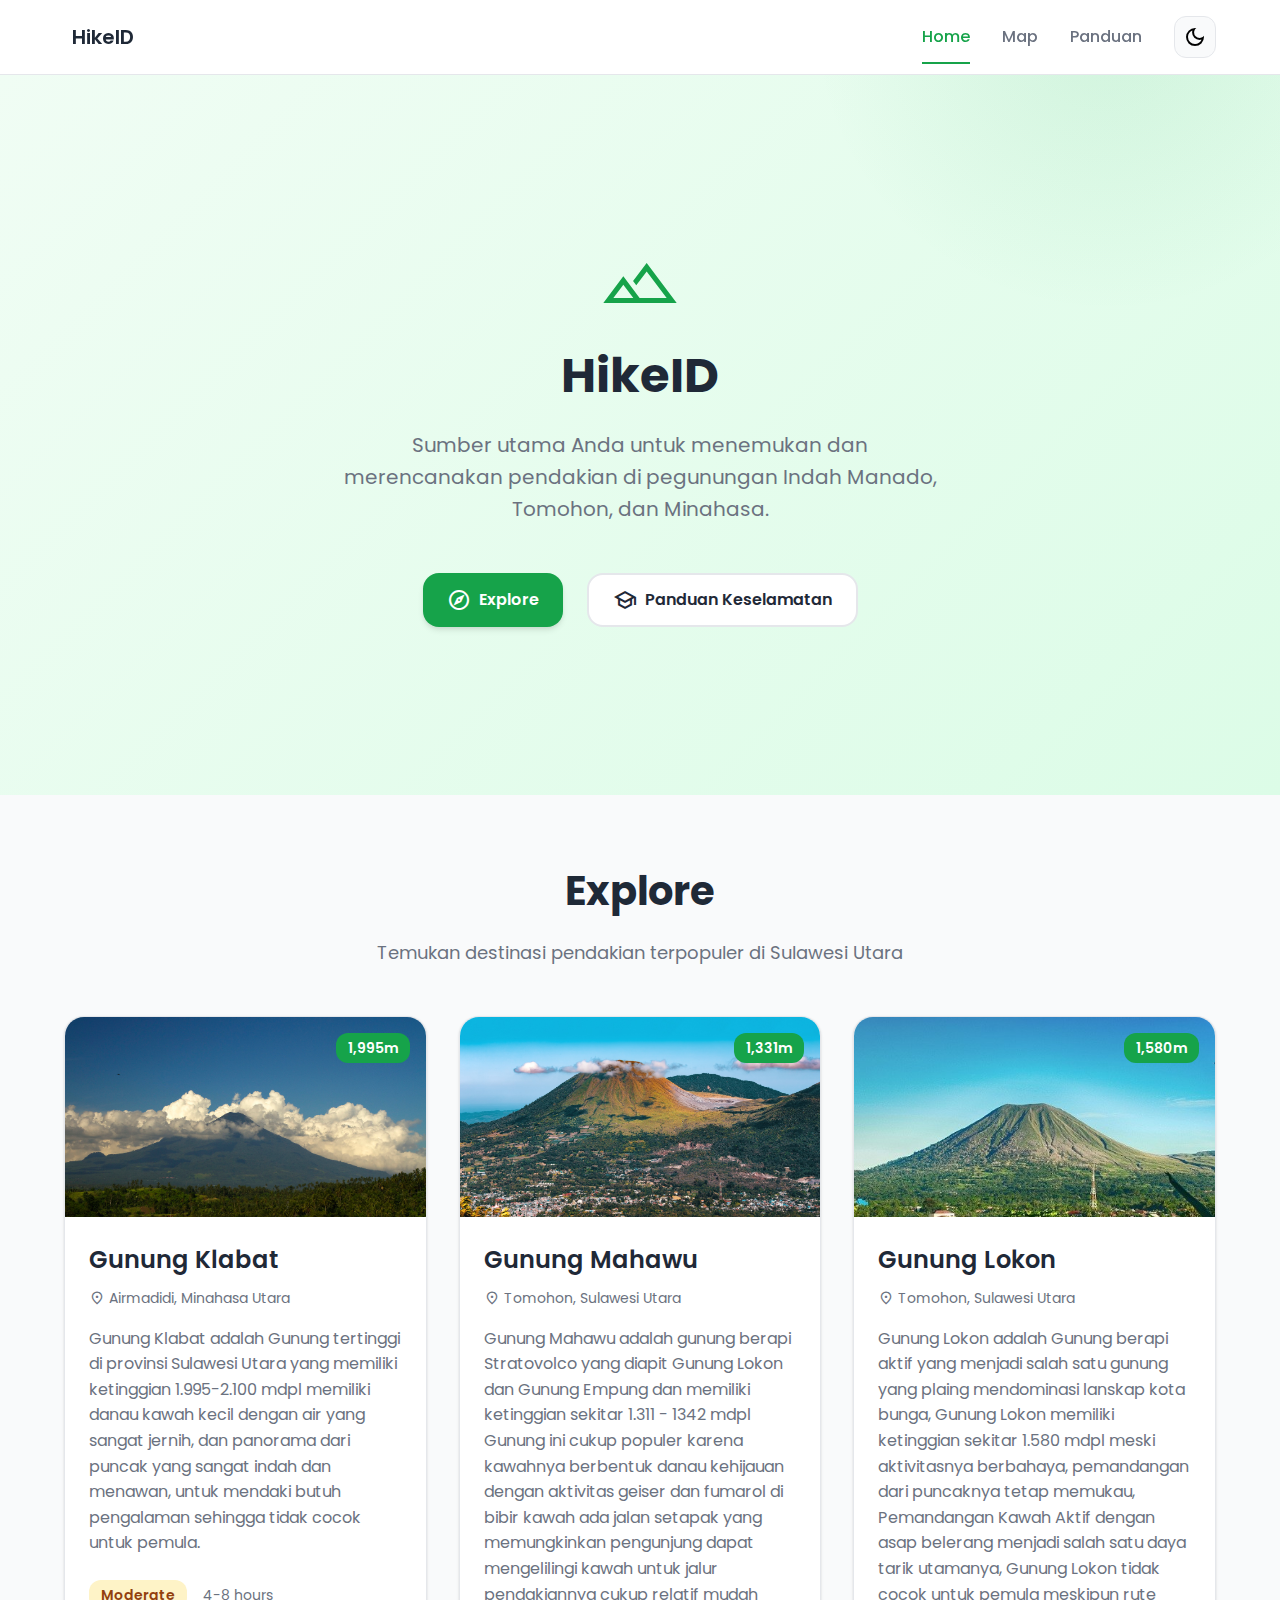
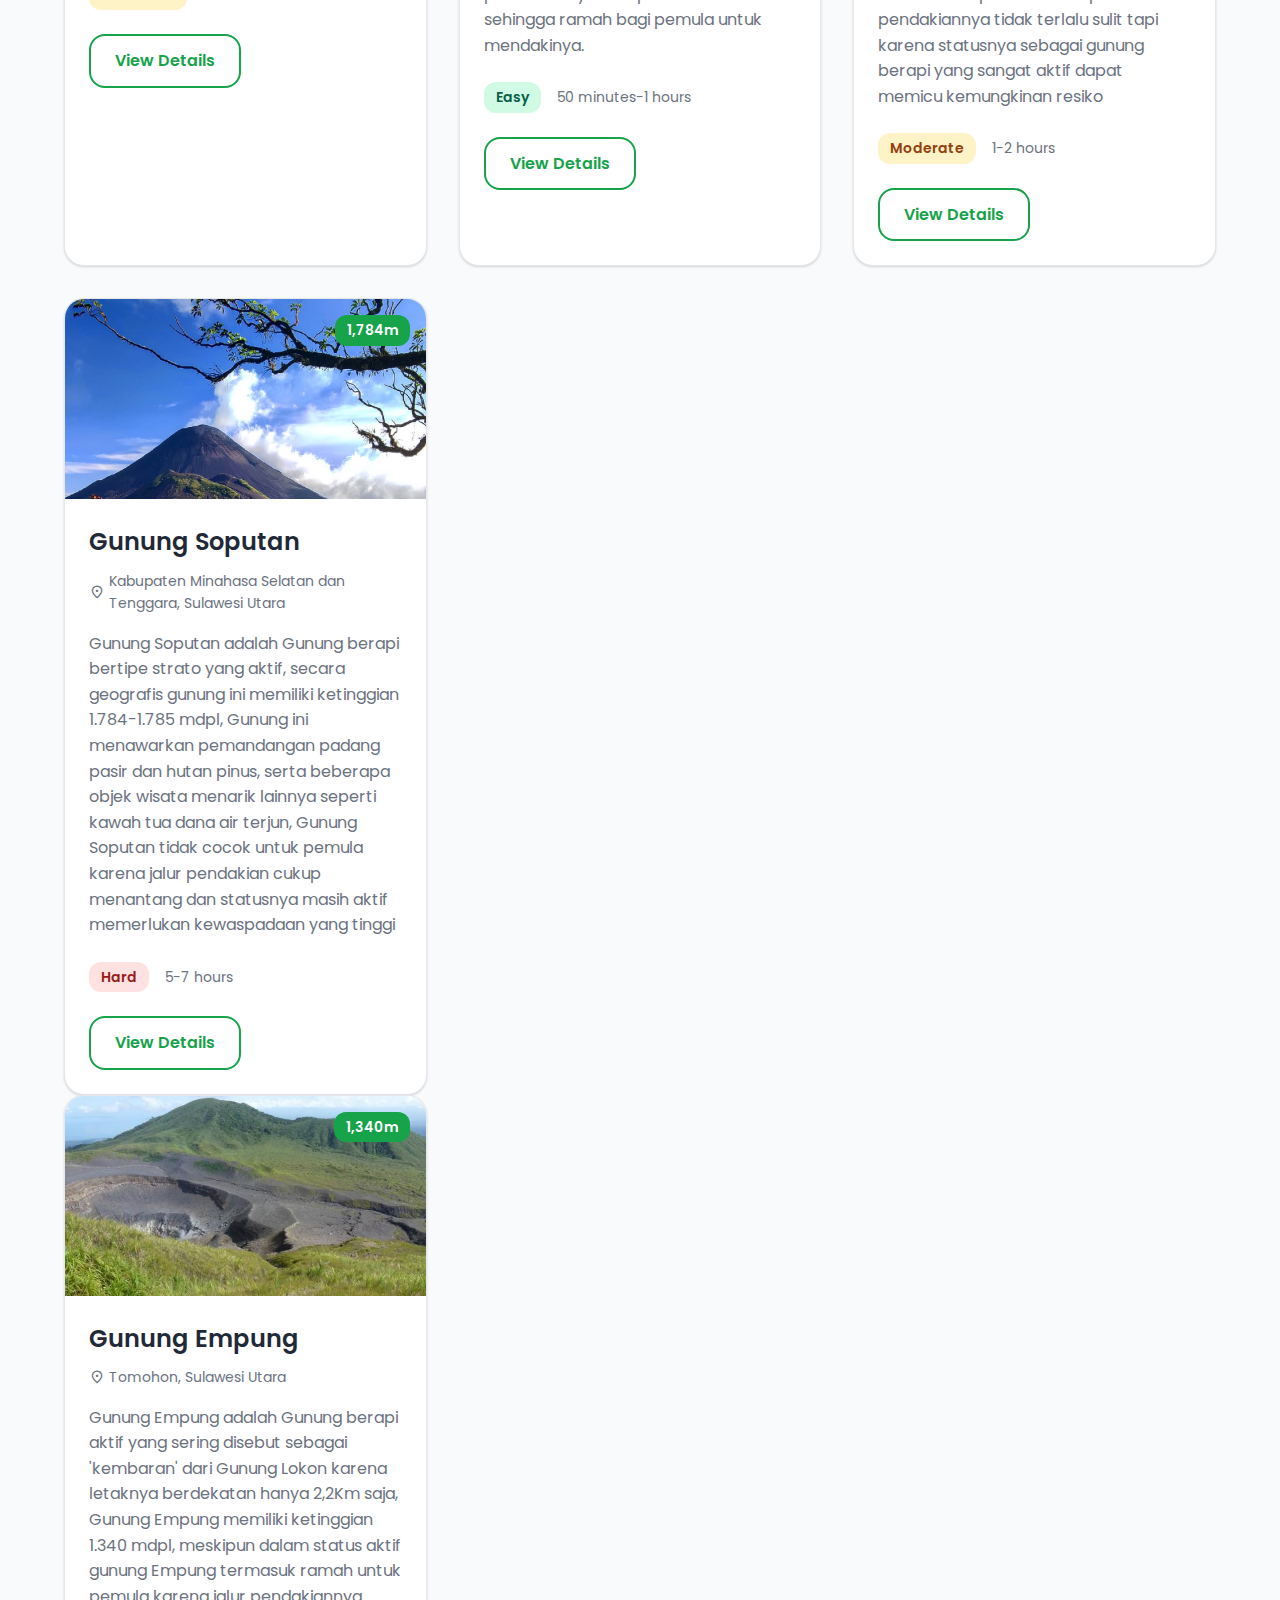
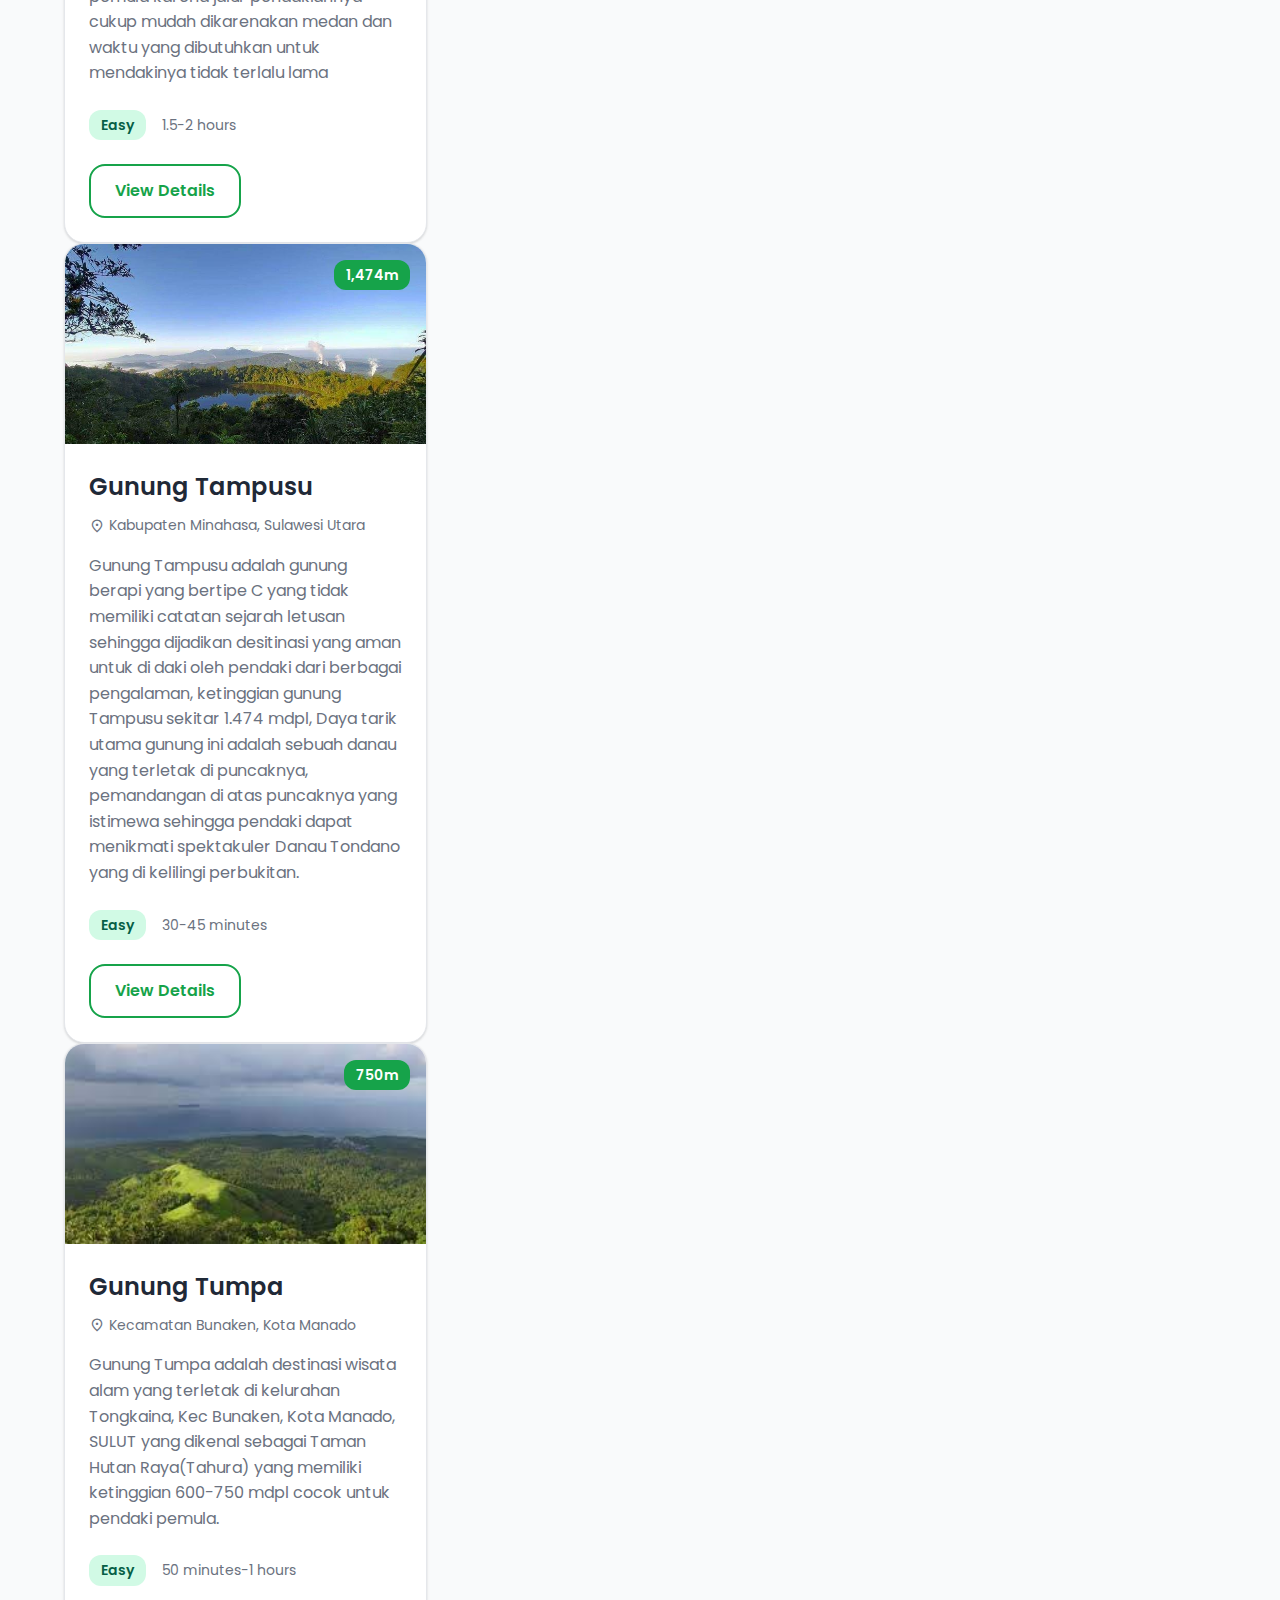
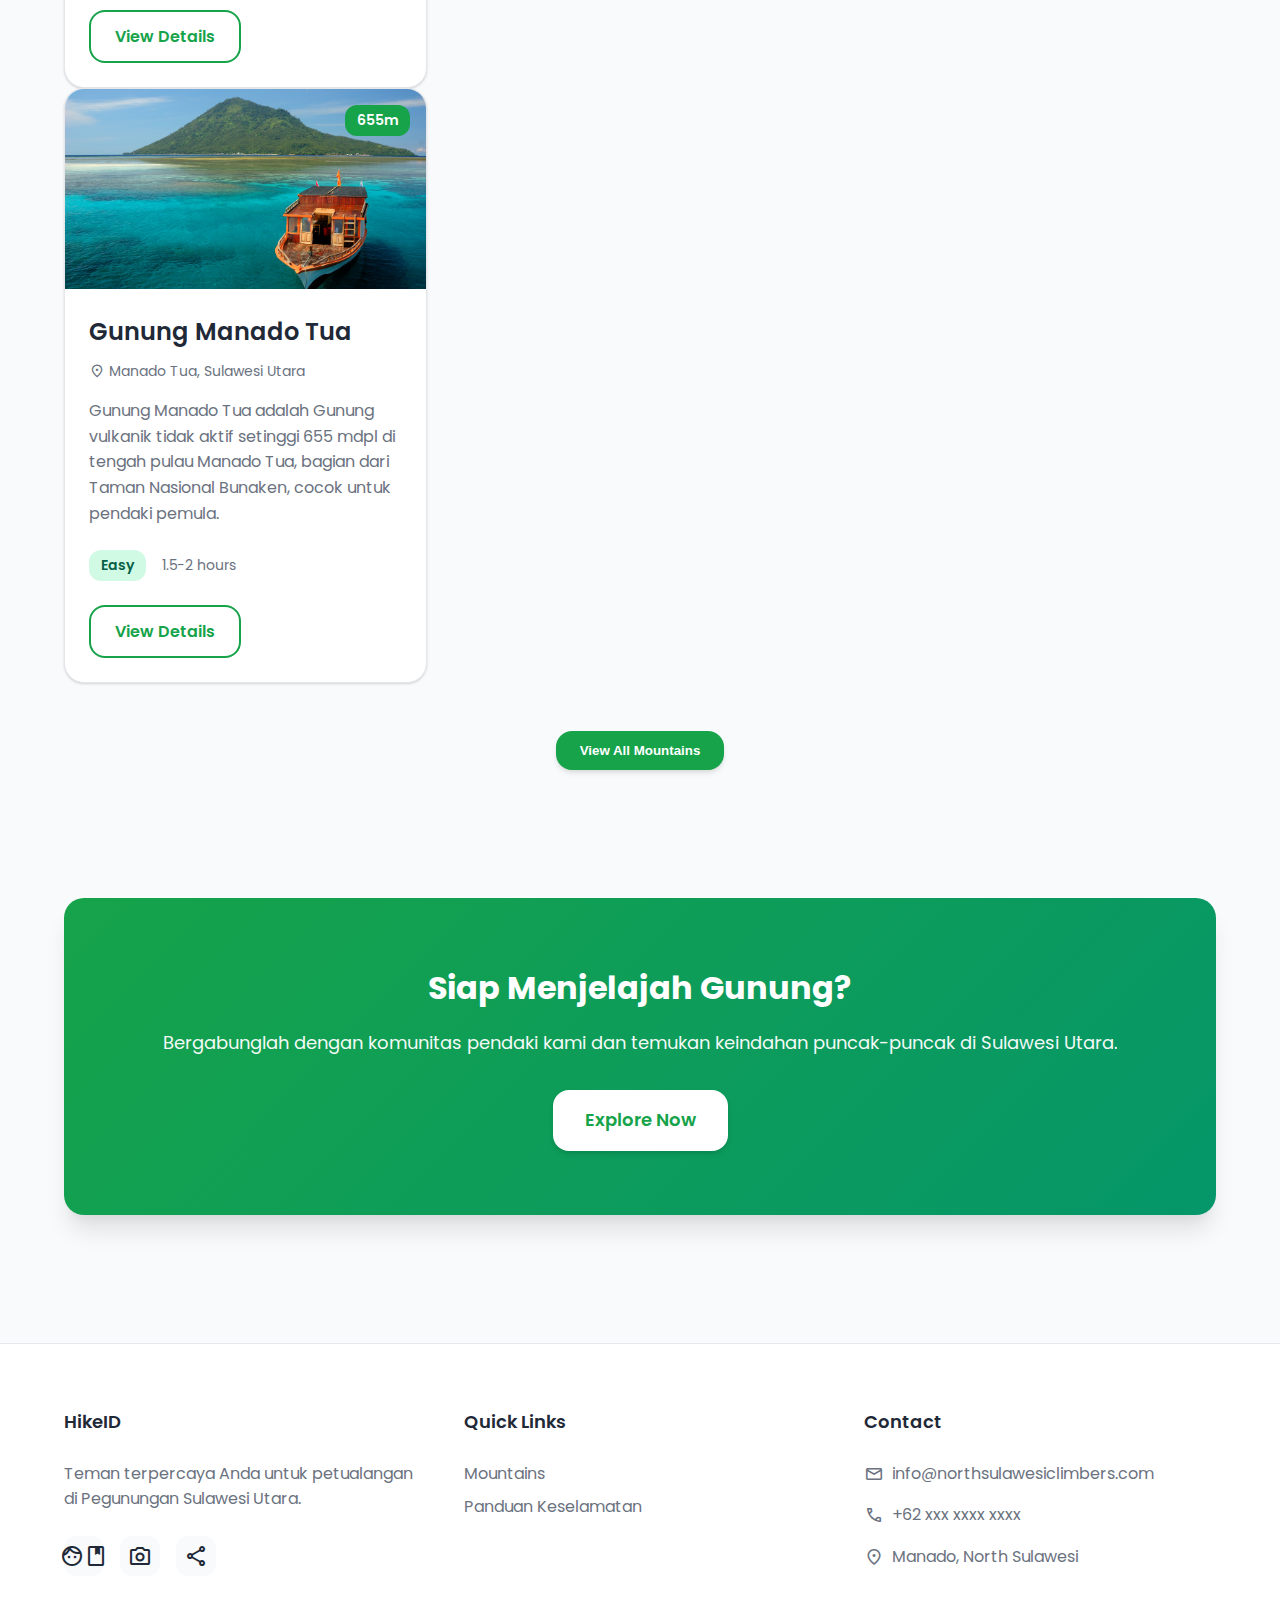
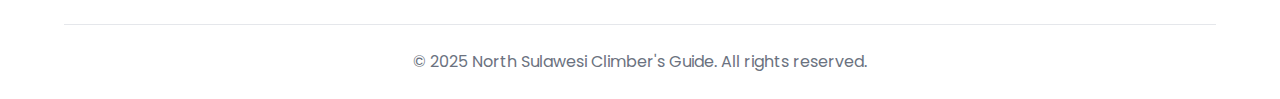
<file: index.html>
<!DOCTYPE html>
<html lang="en">
<head>
  <meta charset="UTF-8">
  <meta name="viewport" content="width=device-width, initial-scale=1.0">
  <meta name="description" content="Sumber utama Anda untuk menemukan dan merencanakan pendakian di pegunungan Indah Sulawesi Utara.">
  <title>HikeID - North Sulawesi Mountain Guide</title>
  
  <link rel="preconnect" href="https://fonts.googleapis.com">
  <link rel="preconnect" href="https://fonts.gstatic.com" crossorigin>
  <link href="https://fonts.googleapis.com/css2?family=Poppins:wght@400;500;600;700&display=swap" rel="stylesheet">
  <link href="https://fonts.googleapis.com/css2?family=Material+Symbols+Outlined:opsz,wght,FILL,GRAD@20..48,100..700,0..1,-50..200" rel="stylesheet">
  <link rel="stylesheet" href="style.css">
  <link rel="icon" href="/img/favicon.ico" type="img/x-icon">
  <link rel="shortcut icon" href="logo.png" type="img/x-icon">
</head>
<body>
  
  <!-- Navigation -->
  <nav class="navbar">
    <div class="container">
      <div class="nav-content">
        <a href="index.html" class="logo">
          <span class="material-symbols-outlined"></span>
          <span>HikeID</span>
        </a>
        
        <button class="mobile-menu-btn" id="mobileMenuBtn" aria-label="Toggle menu">
          <span class="material-symbols-outlined">menu</span>
        </button>
        
        <ul class="nav-menu" id="navMenu">
          <li><a href="index.html" class="active">Home</a></li>
          <li><a href="map.html">Map</a></li>
          <li><a href="tips.html">Panduan</a></li>
          <li>
            <button class="theme-toggle" id="themeToggle" aria-label="Toggle dark mode">
              <span class="material-symbols-outlined">dark_mode</span>
            </button>
          </li>
        </ul>
      </div>
    </div>
  </nav>

  <!-- Hero Section -->
  <section class="hero">
    <div class="overlay"></div>
    <div class="hero-content">
      <span class="material-symbols-outlined hero-icon">landscape</span>
      <h1 class="hero-title">HikeID</h1>
      <p class="hero-description">
        Sumber utama Anda untuk menemukan dan merencanakan pendakian di pegunungan Indah Manado, Tomohon, dan Minahasa.
      </p>
      <div class="hero-actions">
        <a href="#mountains" class="btn btn-primary">
          <span class="material-symbols-outlined">explore</span>
          Explore
        </a>
        <a href="tips.html" class="btn btn-secondary">
          <span class="material-symbols-outlined">school</span>
          Panduan Keselamatan
        </a>
      </div>
    </div>
  </section>

  <!-- Featured Mountains -->
  <section class="section" id="mountains">
    <div class="container">
      <h2 class="section-title">Explore</h2>
      <p class="section-subtitle">Temukan destinasi pendakian terpopuler di Sulawesi Utara</p>
      
      <div class="grid" id="mountainsGrid">
        <!-- Mountain Card 1 -->
        <div class="card">
          <div class="card-image">
            <img src="img/Gunung-Klabat.jpg" alt="Mountain Klabat">
            <span class="badge">1,995m</span>
          </div>
          <div class="card-content">
            <h3 class="card-title">Gunung Klabat</h3>
            <p class="card-location">
              <span class="material-symbols-outlined">location_on</span>
              Airmadidi, Minahasa Utara
            </p>
            <p class="card-description">Gunung Klabat adalah Gunung tertinggi di provinsi Sulawesi Utara yang memiliki ketinggian 1.995-2.100 mdpl memiliki danau kawah kecil dengan air yang sangat jernih, dan panorama dari puncak yang sangat indah dan menawan, untuk mendaki butuh pengalaman sehingga tidak cocok untuk pemula.</p>
            <div class="card-meta">
              <span class="difficulty difficulty-moderate">Moderate</span>
              <span class="duration">4-8 hours</span>
            </div>
           <a href="map.html?gunung=Gunung-Klabat" class="btn btn-outline">View Details</a>
          </div>
        </div>

        <!-- Mountain Card 2 -->
        <div class="card">
          <div class="card-image">
            <img src="img/Gunung-Mahawu.jpg" alt="Mount Mahawu">
            <span class="badge">1,331m</span>
          </div>
          <div class="card-content">
            <h3 class="card-title">Gunung Mahawu</h3>
            <p class="card-location">
              <span class="material-symbols-outlined">location_on</span>
              Tomohon, Sulawesi Utara
            </p>
            <p class="card-description">Gunung Mahawu adalah gunung berapi Stratovolco yang diapit Gunung Lokon dan Gunung Empung dan memiliki ketinggian sekitar 1.311 - 1342 mdpl Gunung ini cukup populer karena kawahnya berbentuk danau kehijauan dengan aktivitas geiser dan fumarol di bibir kawah ada jalan setapak yang memungkinkan pengunjung dapat mengelilingi kawah untuk jalur pendakiannya cukup relatif mudah sehingga ramah bagi pemula untuk mendakinya.</p>
            <div class="card-meta">
              <span class="difficulty difficulty-easy">Easy</span>
              <span class="duration">50 minutes-1 hours</span>
            </div>
           <a href="map.html?gunung=Gunung-Mahawu" class="btn btn-outline">View Details</a>
          </div>
        </div>

        <!-- Mountain Card 3 -->
        <div class="card">
          <div class="card-image">
            <img src="img/Gunung-Lokon.jpg" alt="Mount Lokon">
            <span class="badge">1,580m</span>
          </div>
          <div class="card-content">
            <h3 class="card-title">Gunung Lokon</h3>
            <p class="card-location">
              <span class="material-symbols-outlined">location_on</span>
              Tomohon, Sulawesi Utara
            </p>
            <p class="card-description">Gunung Lokon adalah Gunung berapi aktif yang menjadi salah satu gunung yang plaing mendominasi lanskap kota bunga, Gunung Lokon memiliki ketinggian sekitar 1.580 mdpl meski aktivitasnya berbahaya, pemandangan dari puncaknya tetap memukau, Pemandangan Kawah Aktif dengan asap belerang menjadi salah satu daya tarik utamanya, Gunung Lokon tidak cocok untuk pemula meskipun rute pendakiannya tidak terlalu sulit tapi karena statusnya sebagai gunung berapi yang sangat aktif dapat memicu kemungkinan resiko</p>
            <div class="card-meta">
              <span class="difficulty difficulty-moderate">Moderate</span>
              <span class="duration">1-2 hours</span>
            </div>
            <a href="map.html?gunung=Gunung-Lokon" class="btn btn-outline">View Details</a>
          </div>
        </div>

        <!-- Hidden Mountains (will be shown on button click) -->
        <div class="hidden-mountains" id="hiddenMountains">
          <!-- Mountain Card 4 -->
          <div class="card">
            <div class="card-image">
              <img src="img/Gunung-Soputan.jpg" alt="Mount Soputan">
              <span class="badge">1,784m</span>
            </div>
            <div class="card-content">
              <h3 class="card-title">Gunung Soputan</h3>
              <p class="card-location">
                <span class="material-symbols-outlined">location_on</span>
                Kabupaten Minahasa Selatan dan Tenggara, Sulawesi Utara
              </p>
              <p class="card-description">Gunung Soputan adalah Gunung berapi bertipe strato yang aktif, secara geografis gunung ini memiliki ketinggian 1.784-1.785 mdpl, Gunung ini menawarkan pemandangan padang pasir dan hutan pinus, serta beberapa objek wisata menarik lainnya seperti kawah tua dana air terjun, Gunung Soputan tidak cocok untuk pemula karena jalur pendakian cukup menantang dan statusnya masih aktif memerlukan kewaspadaan yang tinggi</p>
              <div class="card-meta">
                <span class="difficulty difficulty-hard">Hard</span>
                <span class="duration">5-7 hours</span>
              </div>
              <a href="map.html?gunung=Gunung-Soputan" class="btn btn-outline">View Details</a>
            </div>
          </div>

          <!-- Mountain Card 5 -->
          <div class="card">
            <div class="card-image">
              <img src="img/Gunung-Empung.jpeg" alt="Mount Empung">
              <span class="badge">1,340m</span>
            </div>
            <div class="card-content">
              <h3 class="card-title">Gunung Empung</h3>
              <p class="card-location">
                <span class="material-symbols-outlined">location_on</span>
                Tomohon, Sulawesi Utara
              </p>
              <p class="card-description">Gunung Empung adalah Gunung berapi aktif yang  sering disebut sebagai 'kembaran' dari Gunung Lokon karena letaknya berdekatan hanya 2,2Km saja, Gunung Empung memiliki ketinggian 1.340 mdpl, meskipun dalam status aktif gunung Empung termasuk ramah untuk pemula karena jalur pendakiannya cukup mudah dikarenakan medan dan waktu yang dibutuhkan untuk mendakinya tidak terlalu lama</p>
              <div class="card-meta">
                <span class="difficulty difficulty-easy">Easy</span>
                <span class="duration">1.5-2 hours</span>
              </div>
              <a href="map.html?gunung=Gunung-Empung" class="btn btn-outline">View Details</a>
            </div>
          </div>

          <!-- Mountain Card 6 -->
          <div class="card">
            <div class="card-image">
              <img src="img/Gunung-Tampusu.jpeg" alt="Mount Tampusu">
              <span class="badge">1,474m</span>
            </div>
            <div class="card-content">
              <h3 class="card-title">Gunung Tampusu</h3>
              <p class="card-location">
                <span class="material-symbols-outlined">location_on</span>
                Kabupaten Minahasa, Sulawesi Utara
              </p>
              <p class="card-description">Gunung Tampusu adalah gunung berapi yang bertipe C yang tidak memiliki catatan sejarah letusan sehingga dijadikan desitinasi yang aman untuk di daki oleh pendaki dari berbagai pengalaman, ketinggian gunung Tampusu sekitar 1.474 mdpl, Daya tarik utama gunung ini adalah sebuah danau yang terletak di puncaknya, pemandangan di atas puncaknya yang istimewa sehingga pendaki dapat menikmati spektakuler Danau Tondano yang di kelilingi perbukitan.</p>
              <div class="card-meta">
                <span class="difficulty difficulty-easy">Easy</span>
                <span class="duration">30-45 minutes</span>
              </div>
              <a href="map.html?gunung=Gunung-Tampusu" class="btn btn-outline">View Details</a>
            </div>
          </div>

          <!-- Mountain Card 7 -->
          <div class="card">
            <div class="card-image">
              <img src="img/Gunung-Tumpa.jpg" alt="Mount Tumpa">
              <span class="badge">750m</span>
            </div>
            <div class="card-content">
              <h3 class="card-title">Gunung Tumpa</h3>
              <p class="card-location">
                <span class="material-symbols-outlined">location_on</span>
                Kecamatan Bunaken, Kota Manado
              </p>
              <p class="card-description">Gunung Tumpa adalah destinasi wisata alam yang terletak di kelurahan Tongkaina, Kec Bunaken, Kota Manado, SULUT yang dikenal sebagai Taman Hutan Raya(Tahura) yang memiliki ketinggian 600-750 mdpl cocok untuk pendaki pemula.</p>
              <div class="card-meta">
                <span class="difficulty difficulty-easy">Easy</span>
                <span class="duration">50 minutes-1 hours</span>
              </div>
              <a href="map.html?gunung=Gunung-Tumpa" class="btn btn-outline">View Details</a>
            </div>
          </div>

          <!-- Mountain Card 8 -->
          <div class="card">
            <div class="card-image">
              <img src="img/Gunung-Manado-Tua.jpg" alt="Mount Manado Tua">
              <span class="badge">655m</span>
            </div>
            <div class="card-content">
              <h3 class="card-title">Gunung Manado Tua</h3>
              <p class="card-location">
                <span class="material-symbols-outlined">location_on</span>
                Manado Tua, Sulawesi Utara
              </p>
              <p class="card-description">Gunung Manado Tua adalah Gunung vulkanik tidak aktif setinggi 655 mdpl di tengah pulau Manado Tua, bagian dari Taman Nasional Bunaken, cocok untuk pendaki pemula.</p>
              <div class="card-meta">
                <span class="difficulty difficulty-easy">Easy</span>
                <span class="duration">1.5-2 hours</span>
              </div>
              <a href="map.html?gunung=Gunung-Manado-Tua" class="btn btn-outline">View Details</a>
            </div>
          </div>
        </div>
      </div>

      <div class="text-center mt-8">
        <button id="viewAllBtn" class="btn btn-primary">View All Mountains</button>
      </div>
    </div>
  </section>

  <!-- CTA Section -->
  <section class="section">
    <div class="container">
      <div class="cta-box">
        <h2 class="cta-title">Siap Menjelajah Gunung?</h2>
        <p class="cta-description">Bergabunglah dengan komunitas pendaki kami dan temukan keindahan puncak-puncak di Sulawesi Utara.</p>
        <a href="map.html" class="btn btn-primary btn-lg">Explore Now</a>
      </div>
    </div>
  </section>

  <!-- Footer -->
  <footer class="footer" id="contact">
    <div class="container">
      <div class="footer-content">
        <div class="footer-section">
          <h4 class="footer-title">HikeID</h4>
          <p class="footer-text">Teman terpercaya Anda untuk petualangan di Pegunungan Sulawesi Utara.</p>
          <div class="social-links">
            <a href="#" aria-label="Facebook"><span class="material-symbols-outlined">facebook</span></a>
            <a href="#" aria-label="Instagram"><span class="material-symbols-outlined">photo_camera</span></a>
            <a href="#" aria-label="Twitter"><span class="material-symbols-outlined">share</span></a>
          </div>
        </div>
        
        <div class="footer-section">
          <h4 class="footer-title">Quick Links</h4>
          <ul class="footer-links">
            <li><a href="map.html">Mountains</a></li>
            <li><a href="tips.html">Panduan Keselamatan</a></li>
          </ul>
        </div>
        
        <div class="footer-section">
          <h4 class="footer-title">Contact</h4>
          <ul class="footer-contact">
            <li>
              <span class="material-symbols-outlined">email</span>
              info@northsulawesiclimbers.com
            </li>
            <li>
              <span class="material-symbols-outlined">phone</span>
              +62 xxx xxxx xxxx
            </li>
            <li>
              <span class="material-symbols-outlined">location_on</span>
              Manado, North Sulawesi
            </li>
          </ul>
        </div>
      </div>
      
      <div class="footer-bottom">
        <p>&copy; 2025 North Sulawesi Climber's Guide. All rights reserved.</p>
      </div>
    </div>
  </footer>

  <script src="script.js"></script>
</body>

</html>
</file>
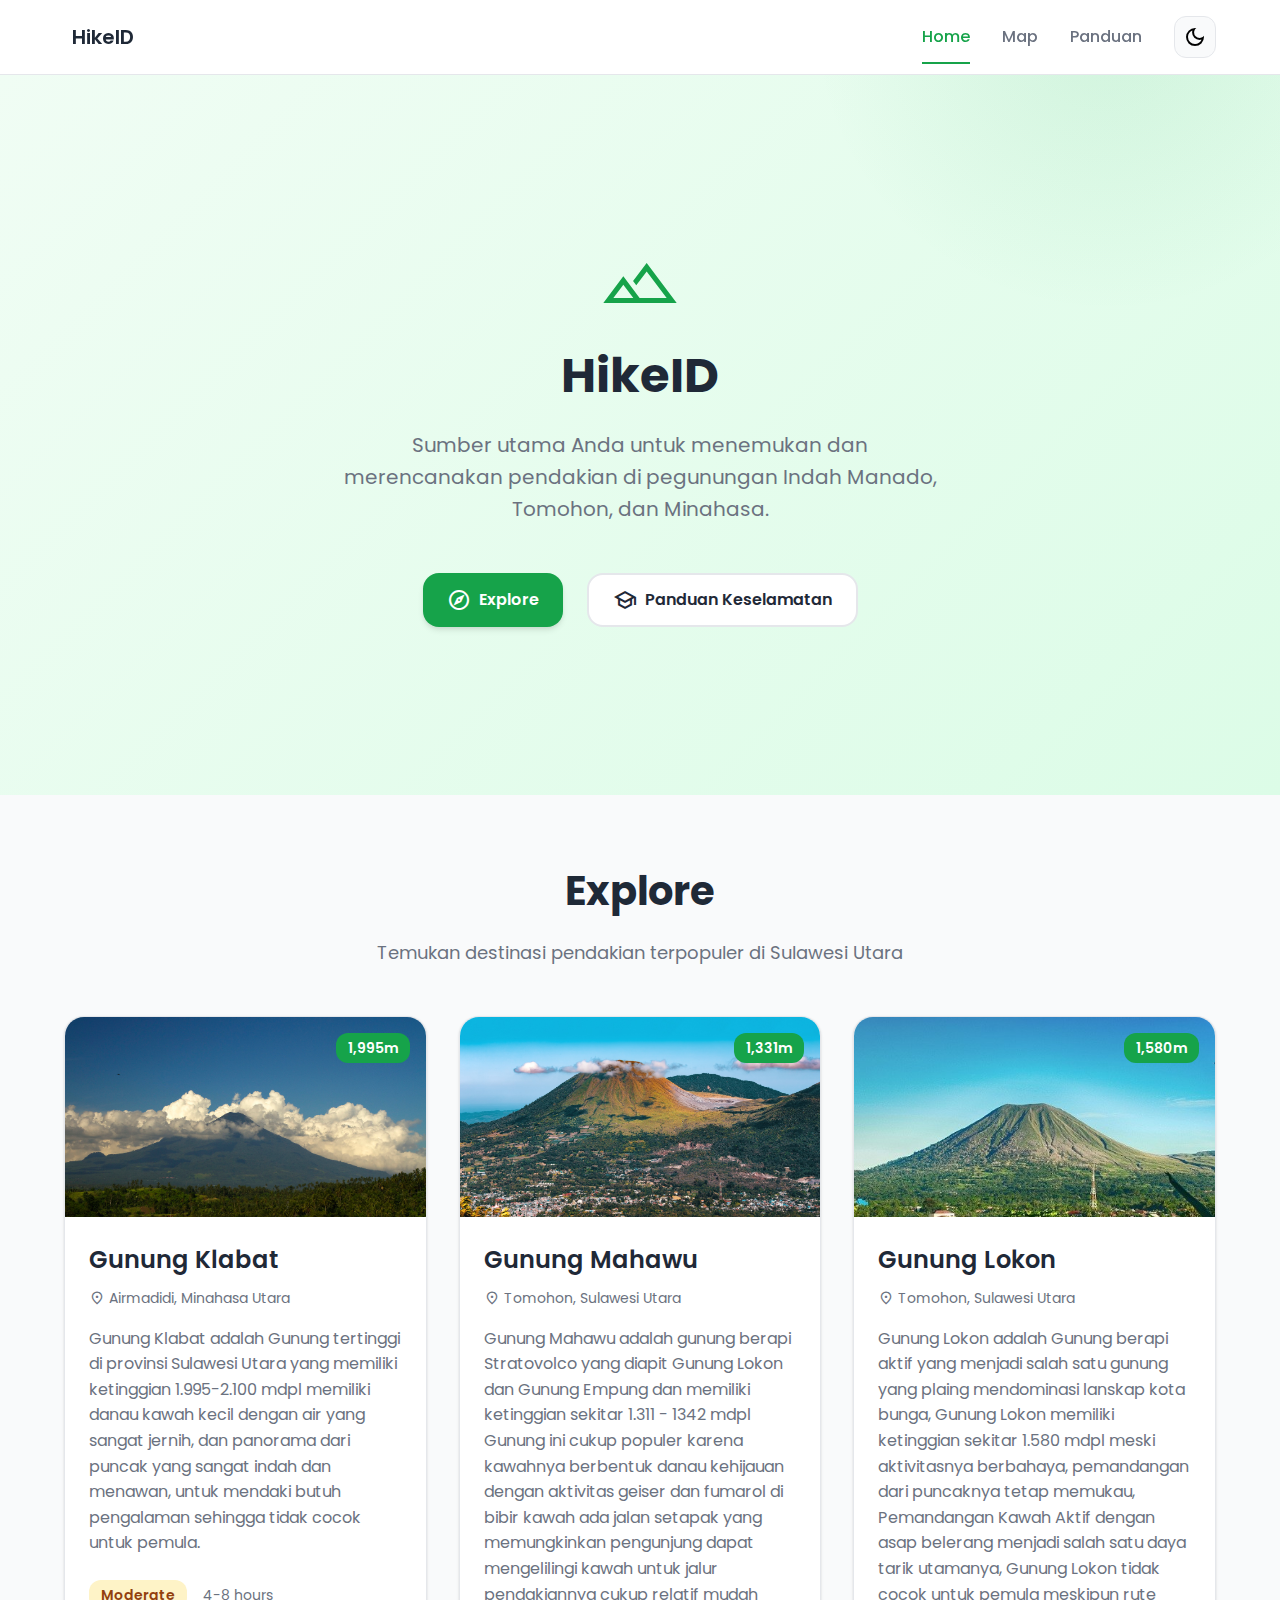
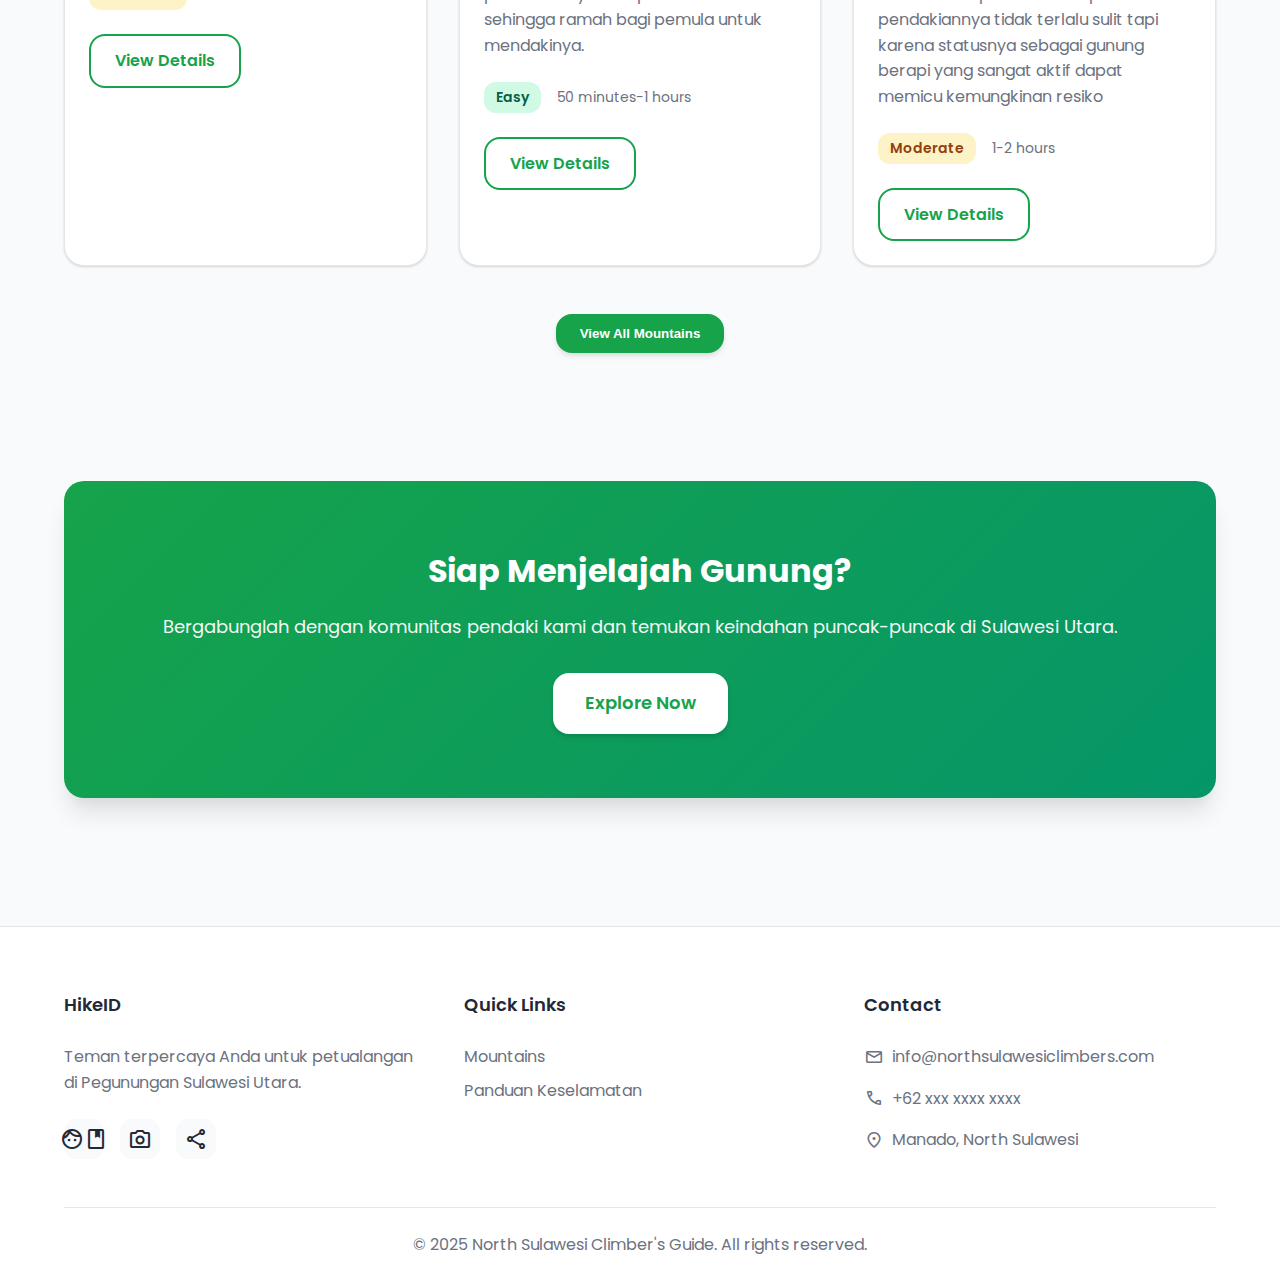
<file: HikeID-Perbaikan/index.html>
<!DOCTYPE html>
<html lang="en">
<head>
  <meta charset="UTF-8">
  <meta name="viewport" content="width=device-width, initial-scale=1.0">
  <meta name="description" content="Sumber utama Anda untuk menemukan dan merencanakan pendakian di pegunungan Indah Sulawesi Utara.">
  <title>HikeID - North Sulawesi Mountain Guide</title>
  
  <link rel="preconnect" href="https://fonts.googleapis.com">
  <link rel="preconnect" href="https://fonts.gstatic.com" crossorigin>
  <link href="https://fonts.googleapis.com/css2?family=Poppins:wght@400;500;600;700&display=swap" rel="stylesheet">
  <link href="https://fonts.googleapis.com/css2?family=Material+Symbols+Outlined:opsz,wght,FILL,GRAD@20..48,100..700,0..1,-50..200" rel="stylesheet">
  <link rel="stylesheet" href="style.css">
  <link rel="icon" href="/img/favicon.ico" type="img/x-icon">
  <link rel="shortcut icon" href="logo.png" type="img/x-icon">
</head>
<body>
  
  <!-- Navigation -->
  <nav class="navbar">
    <div class="container">
      <div class="nav-content">
        <a href="index.html" class="logo">
          <span class="material-symbols-outlined"></span>
          <span>HikeID</span>
        </a>
        
        <button class="mobile-menu-btn" id="mobileMenuBtn" aria-label="Toggle menu">
          <span class="material-symbols-outlined">menu</span>
        </button>
        
        <ul class="nav-menu" id="navMenu">
          <li><a href="index.html" class="active">Home</a></li>
          <li><a href="map.html">Map</a></li>
          <li><a href="tips.html">Panduan</a></li>
          <li>
            <button class="theme-toggle" id="themeToggle" aria-label="Toggle dark mode">
              <span class="material-symbols-outlined">dark_mode</span>
            </button>
          </li>
        </ul>
      </div>
    </div>
  </nav>

  <!-- Hero Section -->
  <section class="hero">
    <div class="hero-content">
      <span class="material-symbols-outlined hero-icon">landscape</span>
      <h1 class="hero-title">HikeID</h1>
      <p class="hero-description">
        Sumber utama Anda untuk menemukan dan merencanakan pendakian di pegunungan Indah Manado, Tomohon, dan Minahasa.
      </p>
      <div class="hero-actions">
        <a href="#mountains" class="btn btn-primary">
          <span class="material-symbols-outlined">explore</span>
          Explore
        </a>
        <a href="tips.html" class="btn btn-secondary">
          <span class="material-symbols-outlined">school</span>
          Panduan Keselamatan
        </a>
      </div>
    </div>
  </section>

  <!-- Featured Mountains -->
  <section class="section" id="mountains">
    <div class="container">
      <h2 class="section-title">Explore</h2>
      <p class="section-subtitle">Temukan destinasi pendakian terpopuler di Sulawesi Utara</p>
      
      <div class="grid" id="mountainsGrid">
        <!-- Mountain Card 1 -->
        <div class="card">
          <div class="card-image">
            <img src="img/Gunung Klabat.jpg" alt="Mountain Klabat">
            <span class="badge">1,995m</span>
          </div>
          <div class="card-content">
            <h3 class="card-title">Gunung Klabat</h3>
            <p class="card-location">
              <span class="material-symbols-outlined">location_on</span>
              Airmadidi, Minahasa Utara
            </p>
            <p class="card-description">Gunung Klabat adalah Gunung tertinggi di provinsi Sulawesi Utara yang memiliki ketinggian 1.995-2.100 mdpl memiliki danau kawah kecil dengan air yang sangat jernih, dan panorama dari puncak yang sangat indah dan menawan, untuk mendaki butuh pengalaman sehingga tidak cocok untuk pemula.</p>
            <div class="card-meta">
              <span class="difficulty difficulty-moderate">Moderate</span>
              <span class="duration">4-8 hours</span>
            </div>
           <a href="map.html?gunung=Gunung Klabat" class="btn btn-outline">View Details</a>
          </div>
        </div>

        <!-- Mountain Card 2 -->
        <div class="card">
          <div class="card-image">
            <img src="img/Gunung Mahawu.jpg" alt="Mount Mahawu">
            <span class="badge">1,331m</span>
          </div>
          <div class="card-content">
            <h3 class="card-title">Gunung Mahawu</h3>
            <p class="card-location">
              <span class="material-symbols-outlined">location_on</span>
              Tomohon, Sulawesi Utara
            </p>
            <p class="card-description">Gunung Mahawu adalah gunung berapi Stratovolco yang diapit Gunung Lokon dan Gunung Empung dan memiliki ketinggian sekitar 1.311 - 1342 mdpl Gunung ini cukup populer karena kawahnya berbentuk danau kehijauan dengan aktivitas geiser dan fumarol di bibir kawah ada jalan setapak yang memungkinkan pengunjung dapat mengelilingi kawah untuk jalur pendakiannya cukup relatif mudah sehingga ramah bagi pemula untuk mendakinya.</p>
            <div class="card-meta">
              <span class="difficulty difficulty-easy">Easy</span>
              <span class="duration">50 minutes-1 hours</span>
            </div>
           <a href="map.html?gunung=Gunung Mahawu" class="btn btn-outline">View Details</a>
          </div>
        </div>

        <!-- Mountain Card 3 -->
        <div class="card">
          <div class="card-image">
            <img src="img/Gunung Lokon.jpg" alt="Mount Lokon">
            <span class="badge">1,580m</span>
          </div>
          <div class="card-content">
            <h3 class="card-title">Gunung Lokon</h3>
            <p class="card-location">
              <span class="material-symbols-outlined">location_on</span>
              Tomohon, Sulawesi Utara
            </p>
            <p class="card-description">Gunung Lokon adalah Gunung berapi aktif yang menjadi salah satu gunung yang plaing mendominasi lanskap kota bunga, Gunung Lokon memiliki ketinggian sekitar 1.580 mdpl meski aktivitasnya berbahaya, pemandangan dari puncaknya tetap memukau, Pemandangan Kawah Aktif dengan asap belerang menjadi salah satu daya tarik utamanya, Gunung Lokon tidak cocok untuk pemula meskipun rute pendakiannya tidak terlalu sulit tapi karena statusnya sebagai gunung berapi yang sangat aktif dapat memicu kemungkinan resiko</p>
            <div class="card-meta">
              <span class="difficulty difficulty-moderate">Moderate</span>
              <span class="duration">1-2 hours</span>
            </div>
            <a href="map.html?gunung=Gunung Lokon" class="btn btn-outline">View Details</a>
          </div>
        </div>

        <!-- Hidden Mountains (will be shown on button click) -->
        <div class="hidden-mountains" id="hiddenMountains">
          <!-- Mountain Card 4 -->
          <div class="card">
            <div class="card-image">
              <img src="img/Gunung Soputan.jpg" alt="Mount Soputan">
              <span class="badge">1,784m</span>
            </div>
            <div class="card-content">
              <h3 class="card-title">Gunung Soputan</h3>
              <p class="card-location">
                <span class="material-symbols-outlined">location_on</span>
                Kabupaten Minahasa Selatan dan Tenggara, Sulawesi Utara
              </p>
              <p class="card-description">Gunung Soputan adalah Gunung berapi bertipe strato yang aktif, secara geografis gunung ini memiliki ketinggian 1.784-1.785 mdpl, Gunung ini menawarkan pemandangan padang pasir dan hutan pinus, serta beberapa objek wisata menarik lainnya seperti kawah tua dana air terjun, Gunung Soputan tidak cocok untuk pemula karena jalur pendakian cukup menantang dan statusnya masih aktif memerlukan kewaspadaan yang tinggi</p>
              <div class="card-meta">
                <span class="difficulty difficulty-hard">Hard</span>
                <span class="duration">5-7 hours</span>
              </div>
              <a href="map.html?gunung=Gunung Soputan" class="btn btn-outline">View Details</a>
            </div>
          </div>

          <!-- Mountain Card 5 -->
          <div class="card">
            <div class="card-image">
              <img src="img/Gunung empung.jpeg" alt="Mount Empung">
              <span class="badge">1,340m</span>
            </div>
            <div class="card-content">
              <h3 class="card-title">Gunung Empung</h3>
              <p class="card-location">
                <span class="material-symbols-outlined">location_on</span>
                Tomohon, Sulawesi Utara
              </p>
              <p class="card-description">Gunung Empung adalah Gunung berapi aktif yang  sering disebut sebagai 'kembaran' dari Gunung Lokon karena letaknya berdekatan hanya 2,2Km saja, Gunung Empung memiliki ketinggian 1.340 mdpl, meskipun dalam status aktif gunung Empung termasuk ramah untuk pemula karena jalur pendakiannya cukup mudah dikarenakan medan dan waktu yang dibutuhkan untuk mendakinya tidak terlalu lama</p>
              <div class="card-meta">
                <span class="difficulty difficulty-easy">Easy</span>
                <span class="duration">1.5-2 hours</span>
              </div>
              <a href="map.html?gunung=Gunung Empung" class="btn btn-outline">View Details</a>
            </div>
          </div>

          <!-- Mountain Card 6 -->
          <div class="card">
            <div class="card-image">
              <img src="img/Gunung Tampusu.jpeg" alt="Mount Tampusu">
              <span class="badge">1,474m</span>
            </div>
            <div class="card-content">
              <h3 class="card-title">Gunung Tampusu</h3>
              <p class="card-location">
                <span class="material-symbols-outlined">location_on</span>
                Kabupaten Minahasa, Sulawesi Utara
              </p>
              <p class="card-description">Gunung Tampusu adalah gunung berapi yang bertipe C yang tidak memiliki catatan sejarah letusan sehingga dijadikan desitinasi yang aman untuk di daki oleh pendaki dari berbagai pengalaman, ketinggian gunung Tampusu sekitar 1.474 mdpl, Daya tarik utama gunung ini adalah sebuah danau yang terletak di puncaknya, pemandangan di atas puncaknya yang istimewa sehingga pendaki dapat menikmati spektakuler Danau Tondano yang di kelilingi perbukitan.</p>
              <div class="card-meta">
                <span class="difficulty difficulty-easy">Easy</span>
                <span class="duration">30-45 minutes</span>
              </div>
              <a href="map.html?gunung=Gunung Tampusu" class="btn btn-outline">View Details</a>
            </div>
          </div>

          <!-- Mountain Card 7 -->
          <div class="card">
            <div class="card-image">
              <img src="img/Gunung Tumpa.jpg" alt="Mount Tumpa">
              <span class="badge">750m</span>
            </div>
            <div class="card-content">
              <h3 class="card-title">Gunung Tumpa</h3>
              <p class="card-location">
                <span class="material-symbols-outlined">location_on</span>
                Kecamatan Bunaken, Kota Manado
              </p>
              <p class="card-description">Gunung Tumpa adalah destinasi wisata alam yang terletak di kelurahan Tongkaina, Kec Bunaken, Kota Manado, SULUT yang dikenal sebagai Taman Hutan Raya(Tahura) yang memiliki ketinggian 600-750 mdpl cocok untuk pendaki pemula.</p>
              <div class="card-meta">
                <span class="difficulty difficulty-easy">Easy</span>
                <span class="duration">50 minutes-1 hours</span>
              </div>
              <a href="map.html?gunung=Gunung Tumpa" class="btn btn-outline">View Details</a>
            </div>
          </div>

          <!-- Mountain Card 8 -->
          <div class="card">
            <div class="card-image">
              <img src="img/Gunung Manado Tua.jpg" alt="Mount Manado Tua">
              <span class="badge">655m</span>
            </div>
            <div class="card-content">
              <h3 class="card-title">Gunung Manado Tua</h3>
              <p class="card-location">
                <span class="material-symbols-outlined">location_on</span>
                Manado Tua, Sulawesi Utara
              </p>
              <p class="card-description">Gunung Manado Tua adalah Gunung vulkanik tidak aktif setinggi 655 mdpl di tengah pulau Manado Tua, bagian dari Taman Nasional Bunaken, cocok untuk pendaki pemula.</p>
              <div class="card-meta">
                <span class="difficulty difficulty-easy">Easy</span>
                <span class="duration">1.5-2 hours</span>
              </div>
              <a href="map.html?gunung=Gunung Manado Tua" class="btn btn-outline">View Details</a>
            </div>
          </div>
        </div>
      </div>

      <div class="text-center mt-8">
        <button id="viewAllBtn" class="btn btn-primary">View All Mountains</button>
      </div>
    </div>
  </section>

  <!-- CTA Section -->
  <section class="section">
    <div class="container">
      <div class="cta-box">
        <h2 class="cta-title">Siap Menjelajah Gunung?</h2>
        <p class="cta-description">Bergabunglah dengan komunitas pendaki kami dan temukan keindahan puncak-puncak di Sulawesi Utara.</p>
        <a href="map.html" class="btn btn-primary btn-lg">Explore Now</a>
      </div>
    </div>
  </section>

  <!-- Footer -->
  <footer class="footer" id="contact">
    <div class="container">
      <div class="footer-content">
        <div class="footer-section">
          <h4 class="footer-title">HikeID</h4>
          <p class="footer-text">Teman terpercaya Anda untuk petualangan di Pegunungan Sulawesi Utara.</p>
          <div class="social-links">
            <a href="#" aria-label="Facebook"><span class="material-symbols-outlined">facebook</span></a>
            <a href="#" aria-label="Instagram"><span class="material-symbols-outlined">photo_camera</span></a>
            <a href="#" aria-label="Twitter"><span class="material-symbols-outlined">share</span></a>
          </div>
        </div>
        
        <div class="footer-section">
          <h4 class="footer-title">Quick Links</h4>
          <ul class="footer-links">
            <li><a href="map.html">Mountains</a></li>
            <li><a href="tips.html">Panduan Keselamatan</a></li>
          </ul>
        </div>
        
        <div class="footer-section">
          <h4 class="footer-title">Contact</h4>
          <ul class="footer-contact">
            <li>
              <span class="material-symbols-outlined">email</span>
              info@northsulawesiclimbers.com
            </li>
            <li>
              <span class="material-symbols-outlined">phone</span>
              +62 xxx xxxx xxxx
            </li>
            <li>
              <span class="material-symbols-outlined">location_on</span>
              Manado, North Sulawesi
            </li>
          </ul>
        </div>
      </div>
      
      <div class="footer-bottom">
        <p>&copy; 2025 North Sulawesi Climber's Guide. All rights reserved.</p>
      </div>
    </div>
  </footer>

  <script src="script.js"></script>
</body>

</html>
</file>
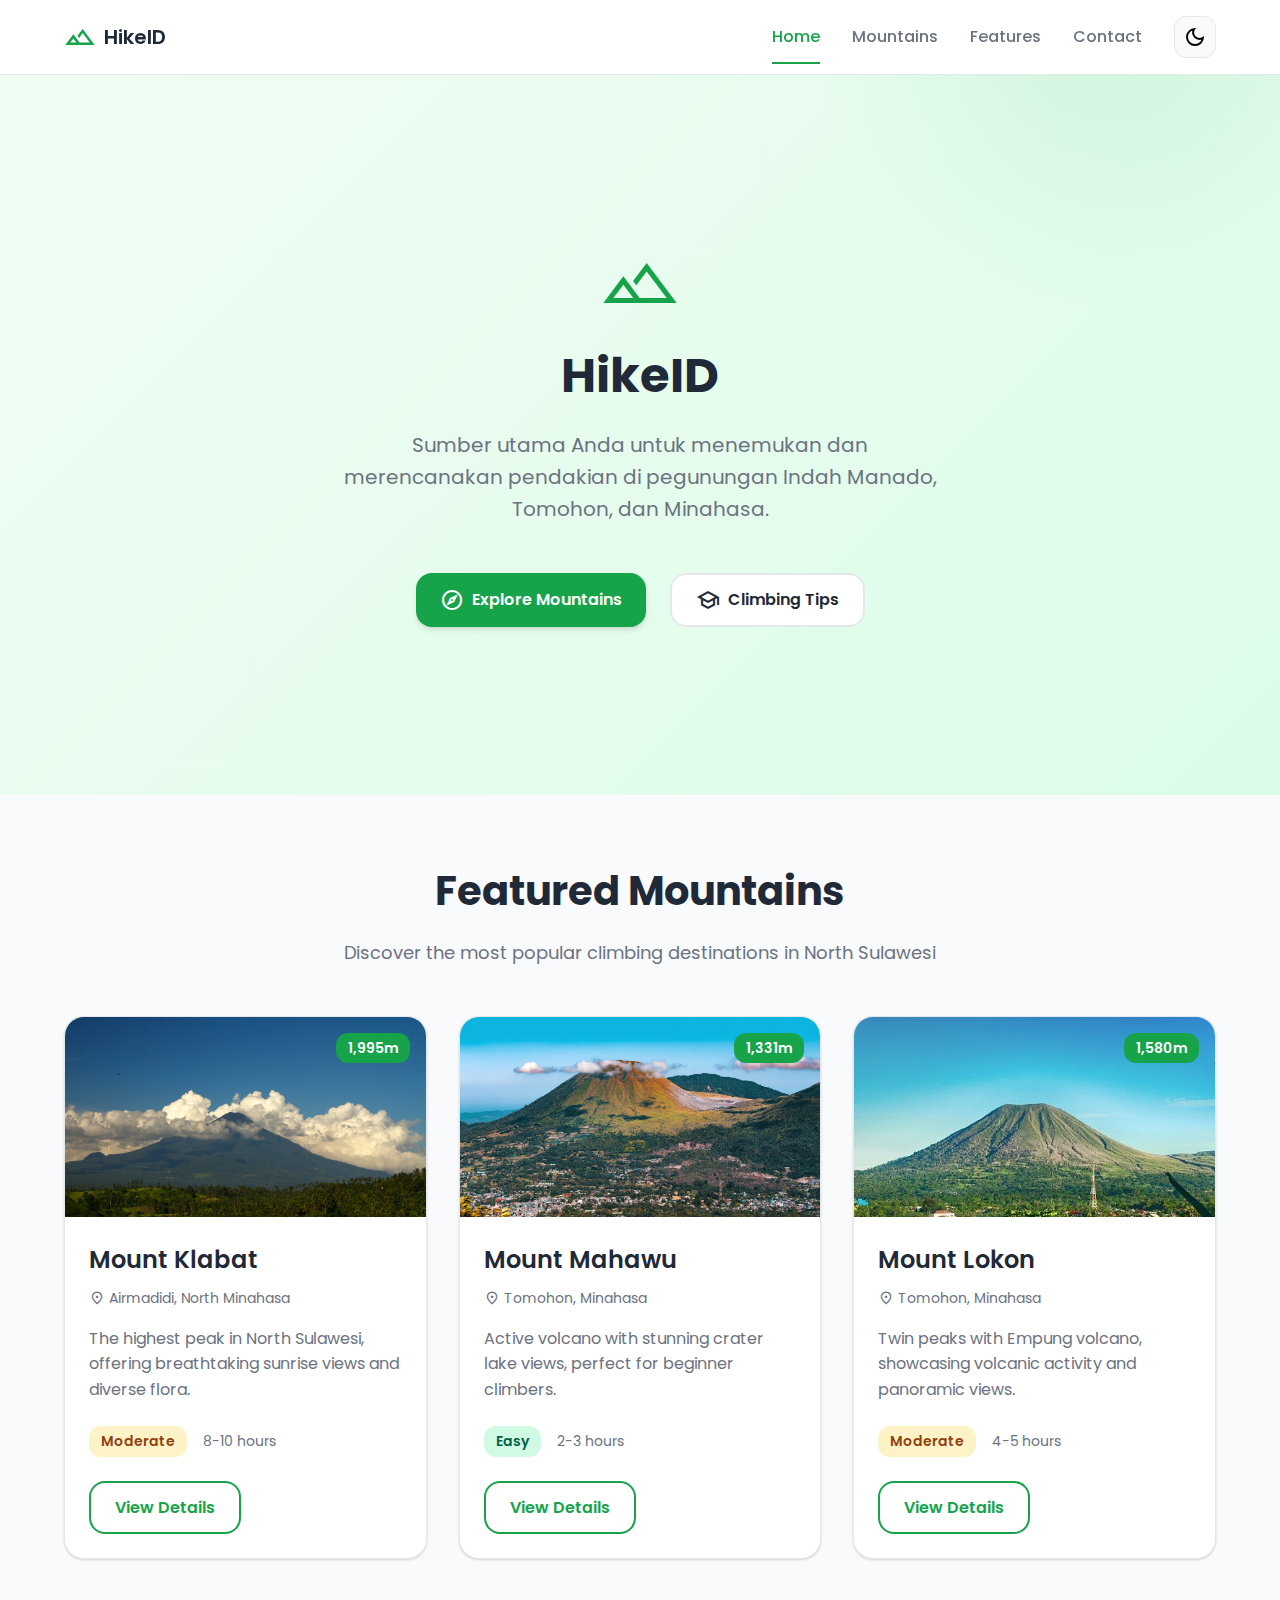
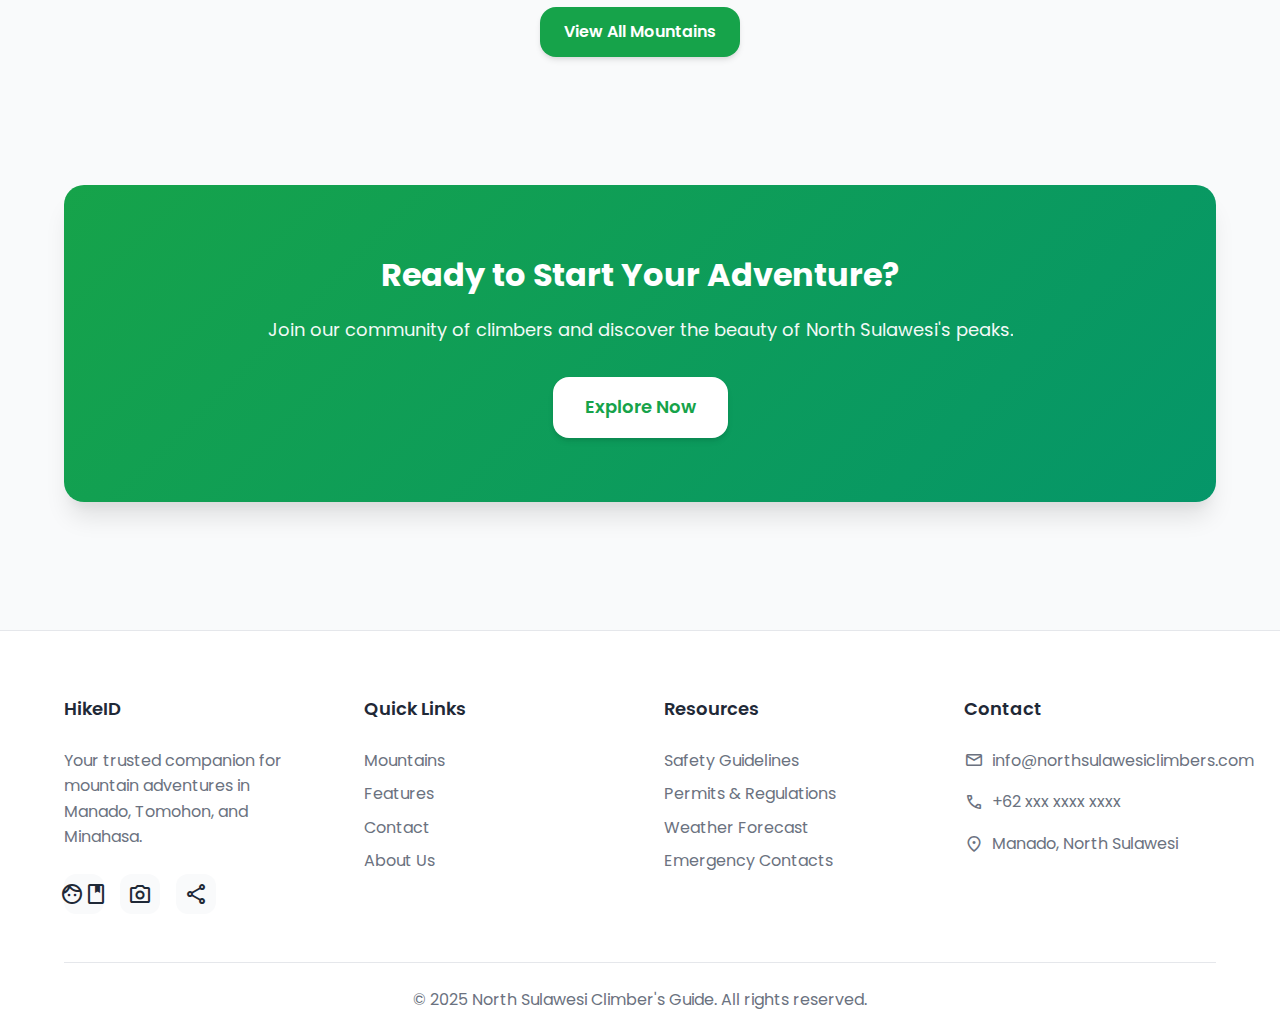
<file: beranda.html>
<!DOCTYPE html>
<html lang="en">
<head>
  <meta charset="UTF-8">
  <meta name="viewport" content="width=device-width, initial-scale=1.0">
  <meta name="description" content="Your essential resource for discovering and planning climbs on the stunning mountains of Manado, Tomohon, and Minahasa, North Sulawesi.">
  <title>HikeID - North Sulawesi Mountain Guide</title>
  
  <link rel="preconnect" href="https://fonts.googleapis.com">
  <link rel="preconnect" href="https://fonts.gstatic.com" crossorigin>
  <link href="https://fonts.googleapis.com/css2?family=Poppins:wght@400;500;600;700&display=swap" rel="stylesheet">
  <link href="https://fonts.googleapis.com/css2?family=Material+Symbols+Outlined:opsz,wght,FILL,GRAD@20..48,100..700,0..1,-50..200" rel="stylesheet">
  <link rel="stylesheet" href="style.css">
</head>
<body>
  
  <!-- Navigation -->
  <nav class="navbar">
    <div class="container">
      <div class="nav-content">
        <a href="beranda.html" class="logo">
          <span class="material-symbols-outlined">landscape</span>
          <span>HikeID</span>
        </a>
        
        <button class="mobile-menu-btn" id="mobileMenuBtn" aria-label="Toggle menu">
          <span class="material-symbols-outlined">menu</span>
        </button>
        
        <ul class="nav-menu" id="navMenu">
          <li><a href="beranda.html" class="active">Home</a></li>
          <li><a href="index.html">Mountains</a></li>
          <li><a href="tips.html">Features</a></li>
          <li><a href="#contact">Contact</a></li>
          <li>
            <button class="theme-toggle" id="themeToggle" aria-label="Toggle dark mode">
              <span class="material-symbols-outlined">dark_mode</span>
            </button>
          </li>
        </ul>
      </div>
    </div>
  </nav>

  <!-- Hero Section -->
  <section class="hero">
    <div class="hero-content">
      <span class="material-symbols-outlined hero-icon">landscape</span>
      <h1 class="hero-title">HikeID</h1>
      <p class="hero-description">
        Sumber utama Anda untuk menemukan dan merencanakan pendakian di pegunungan Indah Manado, Tomohon, dan Minahasa.
      </p>
      <div class="hero-actions">
        <a href="index.html" class="btn btn-primary">
          <span class="material-symbols-outlined">explore</span>
          Explore Mountains
        </a>
        <a href="tips.html" class="btn btn-secondary">
          <span class="material-symbols-outlined">school</span>
          Climbing Tips
        </a>
      </div>
    </div>
  </section>

  <!-- Featured Mountains -->
  <section class="section" id="mountains">
    <div class="container">
      <h2 class="section-title">Featured Mountains</h2>
      <p class="section-subtitle">Discover the most popular climbing destinations in North Sulawesi</p>
      
      <div class="grid">
        <!-- Mountain Card 1 -->
        <div class="card">
          <div class="card-image">
            <img src="img/Gunung Klabat.jpg" alt="Mountain Klabat">
            <span class="badge">1,995m</span>
          </div>
          <div class="card-content">
            <h3 class="card-title">Mount Klabat</h3>
            <p class="card-location">
              <span class="material-symbols-outlined">location_on</span>
              Airmadidi, North Minahasa
            </p>
            <p class="card-description">The highest peak in North Sulawesi, offering breathtaking sunrise views and diverse flora.</p>
            <div class="card-meta">
              <span class="difficulty difficulty-moderate">Moderate</span>
              <span class="duration">8-10 hours</span>
            </div>
            <a href="#" class="btn btn-outline">View Details</a>
          </div>
        </div>

        <!-- Mountain Card 2 -->
        <div class="card">
          <div class="card-image">
            <img src="img/Gunung Mahawu.jpg" alt="Mount Mahawu">
            <span class="badge">1,331m</span>
          </div>
          <div class="card-content">
            <h3 class="card-title">Mount Mahawu</h3>
            <p class="card-location">
              <span class="material-symbols-outlined">location_on</span>
              Tomohon, Minahasa
            </p>
            <p class="card-description">Active volcano with stunning crater lake views, perfect for beginner climbers.</p>
            <div class="card-meta">
              <span class="difficulty difficulty-easy">Easy</span>
              <span class="duration">2-3 hours</span>
            </div>
            <a href="#" class="btn btn-outline">View Details</a>
          </div>
        </div>

        <!-- Mountain Card 3 -->
        <div class="card">
          <div class="card-image">
            <img src="img/Gunung Lokon.jpg" alt="Mount Lokon">
            <span class="badge">1,580m</span>
          </div>
          <div class="card-content">
            <h3 class="card-title">Mount Lokon</h3>
            <p class="card-location">
              <span class="material-symbols-outlined">location_on</span>
              Tomohon, Minahasa
            </p>
            <p class="card-description">Twin peaks with Empung volcano, showcasing volcanic activity and panoramic views.</p>
            <div class="card-meta">
              <span class="difficulty difficulty-moderate">Moderate</span>
              <span class="duration">4-5 hours</span>
            </div>
            <a href="#" class="btn btn-outline">View Details</a>
          </div>
        </div>
      </div>

      <div class="text-center mt-8">
        <a href="index.html" class="btn btn-primary">View All Mountains</a>
      </div>
    </div>
  </section>

  <!-- CTA Section -->
  <section class="section">
    <div class="container">
      <div class="cta-box">
        <h2 class="cta-title">Ready to Start Your Adventure?</h2>
        <p class="cta-description">Join our community of climbers and discover the beauty of North Sulawesi's peaks.</p>
        <a href="index.html" class="btn btn-primary btn-lg">Explore Now</a>
      </div>
    </div>
  </section>

  <!-- Footer -->
  <footer class="footer" id="contact">
    <div class="container">
      <div class="footer-content">
        <div class="footer-section">
          <h4 class="footer-title">HikeID</h4>
          <p class="footer-text">Your trusted companion for mountain adventures in Manado, Tomohon, and Minahasa.</p>
          <div class="social-links">
            <a href="#" aria-label="Facebook"><span class="material-symbols-outlined">facebook</span></a>
            <a href="#" aria-label="Instagram"><span class="material-symbols-outlined">photo_camera</span></a>
            <a href="#" aria-label="Twitter"><span class="material-symbols-outlined">share</span></a>
          </div>
        </div>
        
        <div class="footer-section">
          <h4 class="footer-title">Quick Links</h4>
          <ul class="footer-links">
            <li><a href="#mountains">Mountains</a></li>
            <li><a href="tips.html">Features</a></li>
            <li><a href="#contact">Contact</a></li>
            <li><a href="#">About Us</a></li>
          </ul>
        </div>
        
        <div class="footer-section">
          <h4 class="footer-title">Resources</h4>
          <ul class="footer-links">
            <li><a href="#">Safety Guidelines</a></li>
            <li><a href="#">Permits & Regulations</a></li>
            <li><a href="#">Weather Forecast</a></li>
            <li><a href="#">Emergency Contacts</a></li>
          </ul>
        </div>
        
        <div class="footer-section">
          <h4 class="footer-title">Contact</h4>
          <ul class="footer-contact">
            <li>
              <span class="material-symbols-outlined">email</span>
              info@northsulawesiclimbers.com
            </li>
            <li>
              <span class="material-symbols-outlined">phone</span>
              +62 xxx xxxx xxxx
            </li>
            <li>
              <span class="material-symbols-outlined">location_on</span>
              Manado, North Sulawesi
            </li>
          </ul>
        </div>
      </div>
      
      <div class="footer-bottom">
        <p>&copy; 2025 North Sulawesi Climber's Guide. All rights reserved.</p>
      </div>
    </div>
  </footer>

  <script>
    // Dark Mode Toggle
    const themeToggle = document.getElementById('themeToggle');
    const body = document.body;
    const themeIcon = themeToggle.querySelector('.material-symbols-outlined');
    
    // Check for saved theme preference
    const currentTheme = localStorage.getItem('theme') || 'light';
    if (currentTheme === 'dark') {
      body.classList.add('dark');
      themeIcon.textContent = 'light_mode';
    }
    
    themeToggle.addEventListener('click', () => {
      body.classList.toggle('dark');
      
      if (body.classList.contains('dark')) {
        themeIcon.textContent = 'light_mode';
        localStorage.setItem('theme', 'dark');
      } else {
        themeIcon.textContent = 'dark_mode';
        localStorage.setItem('theme', 'light');
      }
    });

    // Mobile Menu Toggle
    const mobileMenuBtn = document.getElementById('mobileMenuBtn');
    const navMenu = document.getElementById('navMenu');
    
    mobileMenuBtn.addEventListener('click', () => {
      navMenu.classList.toggle('active');
      const icon = mobileMenuBtn.querySelector('.material-symbols-outlined');
      icon.textContent = navMenu.classList.contains('active') ? 'close' : 'menu';
    });

    // Smooth Scroll for anchor links
    document.querySelectorAll('a[href^="#"]').forEach(anchor => {
      anchor.addEventListener('click', function (e) {
        const href = this.getAttribute('href');
        if (href !== '#') {
          e.preventDefault();
          const target = document.querySelector(href);
          if (target) {
            target.scrollIntoView({
              behavior: 'smooth',
              block: 'start'
            });
            // Close mobile menu if open
            navMenu.classList.remove('active');
            mobileMenuBtn.querySelector('.material-symbols-outlined').textContent = 'menu';
          }
        }
      });
    });

    // Add scroll effect to navbar
    let lastScroll = 0;
    const navbar = document.querySelector('.navbar');
    
    window.addEventListener('scroll', () => {
      const currentScroll = window.pageYOffset;
      
      if (currentScroll > 100) {
        navbar.style.boxShadow = '0 4px 6px -1px rgba(0, 0, 0, 0.1)';
      } else {
        navbar.style.boxShadow = 'none';
      }
      
      lastScroll = currentScroll;
    });
  </script>
</body>
</html>
</file>
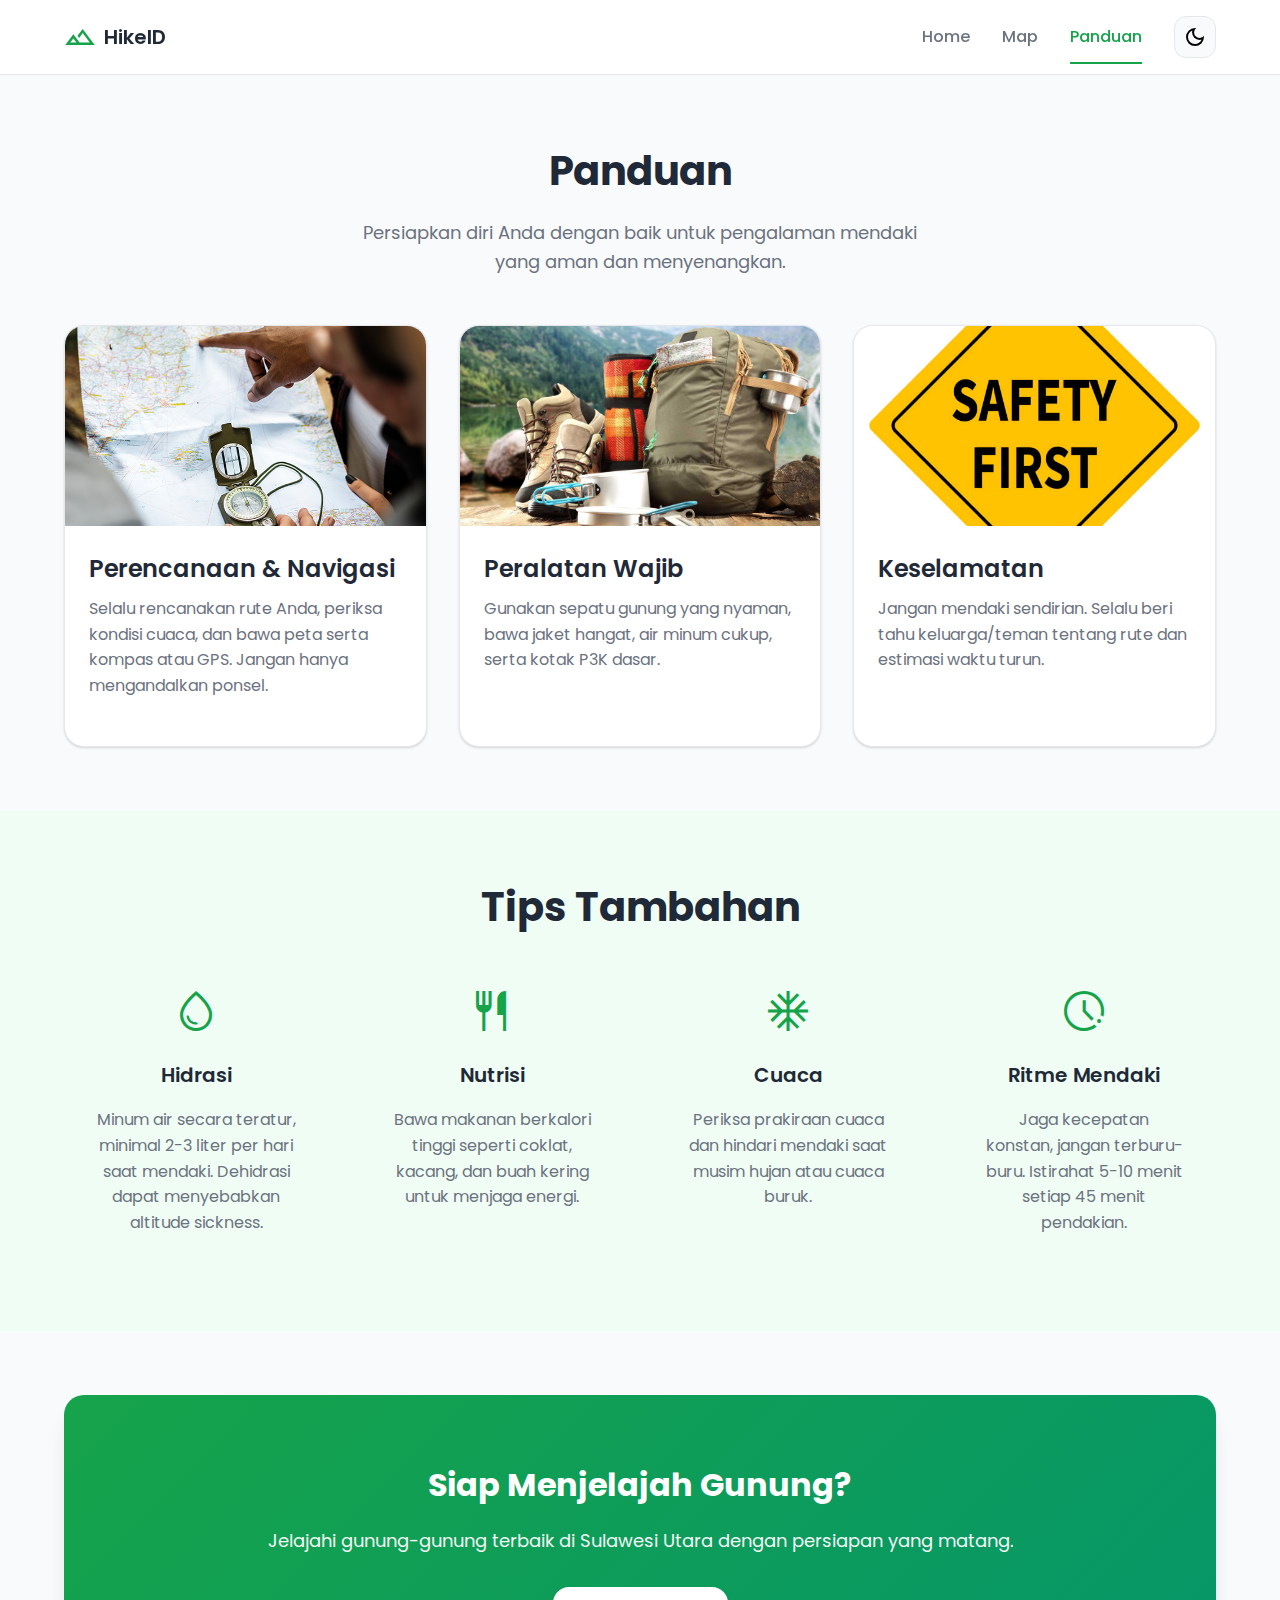
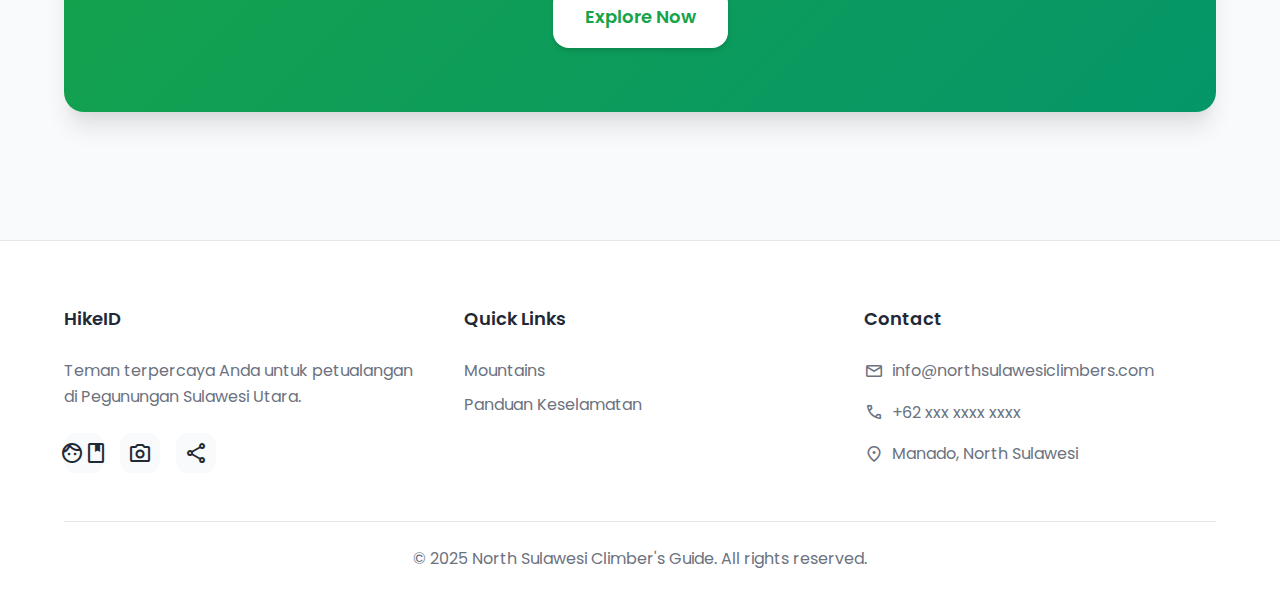
<file: HikeID-Perbaikan/tips.html>
<!DOCTYPE html>
<html lang="en">
<head>
  <meta charset="UTF-8">
  <meta name="viewport" content="width=device-width, initial-scale=1.0">
  <meta name="description" content="Essential climbing tips for hiking mountains in Manado, Tomohon, and Minahasa, North Sulawesi.">
  <title>Climbing Tips - HikeID</title>
  <link rel="preconnect" href="https://fonts.googleapis.com">
  <link rel="preconnect" href="https://fonts.gstatic.com" crossorigin>
  <link href="https://fonts.googleapis.com/css2?family=Poppins:wght@400;500;600;700&display=swap" rel="stylesheet">
  <link href="https://fonts.googleapis.com/css2?family=Material+Symbols+Outlined:opsz,wght,FILL,GRAD@20..48,100..700,0..1,-50..200" rel="stylesheet">
  <link rel="stylesheet" href="style.css">
  <link rel="icon" href="/img/logo.png" type="img/x-icon">
</head>
<body>
  
  <!-- Navigation -->
  <nav class="navbar">
    <div class="container">
      <div class="nav-content">
        <a href="index.html" class="logo">
          <span class="material-symbols-outlined">landscape</span>
          <span>HikeID</span>
        </a>
        
        <button class="mobile-menu-btn" id="mobileMenuBtn" aria-label="Toggle menu">
          <span class="material-symbols-outlined">menu</span>
        </button>
        
        <ul class="nav-menu" id="navMenu">
          <li><a href="index.html">Home</a></li>
          <li><a href="map.html">Map</a></li>
          <li><a href="tips.html" class="active">Panduan</a></li>
          <li>
            <button class="theme-toggle" id="themeToggle" aria-label="Toggle dark mode">
              <span class="material-symbols-outlined">dark_mode</span>
            </button>
          </li>
        </ul>
      </div>
    </div>
  </nav>

  <!-- Tips Section -->
  <section class="section" id="tips">
    <div class="container">
      <h2 class="section-title">Panduan</h2>
      <p class="section-subtitle">Persiapkan diri Anda dengan baik untuk pengalaman mendaki yang aman dan menyenangkan.</p>
      
      <div class="grid">
        <!-- Tip Card 1 -->
        <div class="card">
          <div class="card-image">
            <img src="img/navigasi.png" alt="Navigasi Gunung">
          </div>
          <div class="card-content">
            <h3 class="card-title">Perencanaan & Navigasi</h3>
            <p class="card-description">
              Selalu rencanakan rute Anda, periksa kondisi cuaca, dan bawa peta serta kompas atau GPS. 
              Jangan hanya mengandalkan ponsel.
            </p>
          </div>
        </div>

        <div class="card">
          <div class="card-image">
            <img src="img/perlengkapan.jpg" alt="Peralatan Mendaki">
          </div>
          <div class="card-content">
            <h3 class="card-title">Peralatan Wajib</h3>
            <p class="card-description">
              Gunakan sepatu gunung yang nyaman, bawa jaket hangat, air minum cukup, serta kotak P3K dasar.
            </p>
          </div>
        </div>

        <!-- Tip Card 3 -->
        <div class="card">
          <div class="card-image">
            <img src="img/keselamatan.jpg" alt="Keselamatan di Gunung">
          </div>
          <div class="card-content">
            <h3 class="card-title">Keselamatan</h3>
            <p class="card-description">
              Jangan mendaki sendirian. Selalu beri tahu keluarga/teman tentang rute dan estimasi waktu turun.
            </p>
          </div>
        </div>
      </div>
    </div>
  </section>

  <!-- Additional Tips Section -->
  <section class="section bg-accent" id="more-tips">
    <div class="container">
      <h2 class="section-title">Tips Tambahan</h2>
      <div class="features-grid">
        <div class="feature-card">
          <span class="material-symbols-outlined feature-icon">water_drop</span>
          <h3>Hidrasi</h3>
          <p>Minum air secara teratur, minimal 2-3 liter per hari saat mendaki. Dehidrasi dapat menyebabkan altitude sickness.</p>
        </div>
        
        <div class="feature-card">
          <span class="material-symbols-outlined feature-icon">restaurant</span>
          <h3>Nutrisi</h3>
          <p>Bawa makanan berkalori tinggi seperti coklat, kacang, dan buah kering untuk menjaga energi.</p>
        </div>
        
        <div class="feature-card">
          <span class="material-symbols-outlined feature-icon">ac_unit</span>
          <h3>Cuaca</h3>
          <p>Periksa prakiraan cuaca dan hindari mendaki saat musim hujan atau cuaca buruk.</p>
        </div>
        
        <div class="feature-card">
          <span class="material-symbols-outlined feature-icon">pace</span>
          <h3>Ritme Mendaki</h3>
          <p>Jaga kecepatan konstan, jangan terburu-buru. Istirahat 5-10 menit setiap 45 menit pendakian.</p>
        </div>
      </div>
    </div>
  </section>

  <!-- CTA Section -->
  <section class="section">
    <div class="container">
      <div class="cta-box">
        <h2 class="cta-title">Siap Menjelajah Gunung?</h2>
        <p class="cta-description">Jelajahi gunung-gunung terbaik di Sulawesi Utara dengan persiapan yang matang.</p>
        <a href="map.html" class="btn btn-primary btn-lg">Explore Now</a>
      </div>
    </div>
  </section>

  <!-- Footer -->
  <footer class="footer" id="contact">
    <div class="container">
      <div class="footer-content">
        <div class="footer-section">
          <h4 class="footer-title">HikeID</h4>
          <p class="footer-text">Teman terpercaya Anda untuk petualangan di Pegunungan Sulawesi Utara.</p>
          <div class="social-links">
            <a href="#" aria-label="Facebook"><span class="material-symbols-outlined">facebook</span></a>
            <a href="#" aria-label="Instagram"><span class="material-symbols-outlined">photo_camera</span></a>
            <a href="#" aria-label="Twitter"><span class="material-symbols-outlined">share</span></a>
          </div>
        </div>
        
        <div class="footer-section">
          <h4 class="footer-title">Quick Links</h4>
          <ul class="footer-links">
            <li><a href="map.html">Mountains</a></li>
            <li><a href="tips.html">Panduan Keselamatan</a></li>
          </ul>
        </div>
        
        <div class="footer-section">
          <h4 class="footer-title">Contact</h4>
          <ul class="footer-contact">
            <li>
              <span class="material-symbols-outlined">email</span>
              info@northsulawesiclimbers.com
            </li>
            <li>
              <span class="material-symbols-outlined">phone</span>
              +62 xxx xxxx xxxx
            </li>
            <li>
              <span class="material-symbols-outlined">location_on</span>
              Manado, North Sulawesi
            </li>
          </ul>
        </div>
      </div>
      
      <div class="footer-bottom">
        <p>&copy; 2025 North Sulawesi Climber's Guide. All rights reserved.</p>
      </div>
    </div>
  </footer>
  <script src="script.js"></script>
</body>
</html>
</file>
<file: HikeID-Perbaikan/style.css>
:root {
  --primary: #16A34A;
  --primary-hover: #15803D;
  --primary-light: #22C55E;
  --secondary: #059669;
  --accent: #F0FDF4;
  
  --bg-light: #F9FAFB;
  --bg-card-light: #FFFFFF;
  --text-light: #1F2937;
  --text-secondary-light: #6B7280;
  --border-light: #E5E7EB;
  
  --bg-dark: #111827;
  --bg-card-dark: #1F2937;
  --text-dark: #F9FAFB;
  --text-secondary-dark: #9CA3AF;
  --border-dark: #374151;
  
  --spacing-xs: 0.5rem;
  --spacing-sm: 1rem;
  --spacing-md: 1.5rem;
  --spacing-lg: 2rem;
  --spacing-xl: 3rem;
  --spacing-2xl: 4rem;
  
  --radius: 0.75rem;
  --radius-lg: 1rem;
  --radius-xl: 1.25rem;
  
  --shadow-sm: 0 1px 2px 0 rgba(0, 0, 0, 0.05);
  --shadow: 0 1px 3px 0 rgba(0, 0, 0, 0.1), 0 1px 2px 0 rgba(0, 0, 0, 0.06);
  --shadow-md: 0 4px 6px -1px rgba(0, 0, 0, 0.1), 0 2px 4px -1px rgba(0, 0, 0, 0.06);
  --shadow-lg: 0 10px 15px -3px rgba(0, 0, 0, 0.1), 0 4px 6px -2px rgba(0, 0, 0, 0.05);
  --shadow-xl: 0 20px 25px -5px rgba(0, 0, 0, 0.1), 0 10px 10px -5px rgba(0, 0, 0, 0.04);
  
  --transition: all 0.3s ease;
  
  --bg: var(--bg-light);
  --bg-card: var(--bg-card-light);
  --text: var(--text-light);
  --text-secondary: var(--text-secondary-light);
  --border: var(--border-light);
}

.dark {
  --bg: var(--bg-dark);
  --bg-card: var(--bg-card-dark);
  --text: var(--text-dark);
  --text-secondary: var(--text-secondary-dark);
  --border: var(--border-dark);
  --accent: #1F2937;
}

* {
  margin: 0;
  padding: 0;
  box-sizing: border-box;
}

body {
  font-family: 'Poppins', sans-serif;
  background-color: var(--bg);
  color: var(--text);
  line-height: 1.6;
  transition: background-color 0.3s ease, color 0.3s ease;
  height: 100%;
}

img {
  max-width: 100%;
  height: auto;
  display: block;
}

a {
  text-decoration: none;
  color: inherit;
  transition: var(--transition);
}

ul {
  list-style: none;
}

.container {
  max-width: 1200px;
  margin: 0 auto;
  padding: 0 var(--spacing-md);
}

.text-center {
  text-align: center;
}

.mt-8 {
  margin-top: var(--spacing-xl);
}

.navbar {
  background-color: var(--bg-card);
  border-bottom: 1px solid var(--border);
  padding: var(--spacing-sm) 0;
  position: sticky;
  top: 0;
  z-index: 1000;
  backdrop-filter: blur(10px);
  background-color: rgba(255, 255, 255, 0.9);
  transition: var(--transition);
}

.dark .navbar {
  background-color: rgba(31, 41, 55, 0.9);
}

.nav-content {
  display: flex;
  justify-content: space-between;
  align-items: center;
  
}

.logo {
  display: flex;
  align-items: center;
  gap: var(--spacing-xs);
  font-weight: 600;
  font-size: 1.25rem;
  color: var(--text);
}

.logo .material-symbols-outlined {
  color: var(--primary);
  font-size: 2rem;
}

.mobile-menu-btn {
  display: none;
  background: none;
  border: none;
  color: var(--text);
  cursor: pointer;
  font-size: 1.5rem;
}

.nav-menu {
  display: flex;
  align-items: center;
  gap: var(--spacing-lg);
}

.nav-menu a {
  color: var(--text-secondary);
  font-weight: 500;
  padding: var(--spacing-xs) 0;
  position: relative;
}

.nav-menu a:hover,
.nav-menu a.active {
  color: var(--primary);
}

.nav-menu a.active::after {
  content: '';
  position: absolute;
  bottom: -8px;
  left: 0;
  right: 0;
  height: 2px;
  background-color: var(--primary);
}

.theme-toggle {
  background-color: var(--bg);
  border: 1px solid var(--border);
  padding: var(--spacing-xs);
  border-radius: var(--radius);
  cursor: pointer;
  display: flex;
  align-items: center;
  justify-content: center;
  transition: var(--transition);
}

.theme-toggle:hover {
  background-color: var(--primary);
  border-color: var(--primary);
  color: white;
}

.hero {
  min-height: 80vh;
  display: flex;
  align-items: center;
  justify-content: center;
  text-align: center;
  padding: var(--spacing-2xl) var(--spacing-md);
  background: linear-gradient(135deg, #F0FDF4 0%, #DCFCE7 100%);
  position: relative;
  overflow: hidden;
  
}

.dark .hero {
  background: linear-gradient(135deg, #1F2937 0%, #111827 100%);
}

.hero::before {
  content: '';
  position: absolute;
  top: -50%;
  right: -10%;
  width: 600px;
  height: 600px;
  background: radial-gradient(circle, rgba(22, 163, 74, 0.1) 0%, transparent 70%);
  border-radius: 50%;
}

.hero-content {
  position: relative;
  z-index: 1;
  max-width: 800px;
  
}

.hero-icon {
  font-size: 5rem;
  color: var(--primary);
  margin-bottom: var(--spacing-md);
  display: inline-block;
  animation: float 3s ease-in-out infinite;
}

@keyframes float {
  0%, 100% { transform: translateY(0); }
  50% { transform: translateY(-20px); }
}

.hero-title {
  font-size: 3rem;
  font-weight: 700;
  margin-bottom: var(--spacing-md);
  color: var(--text);
  line-height: 1.2;
}

.hero-description {
  font-size: 1.25rem;
  color: var(--text-secondary);
  margin-bottom: var(--spacing-xl);
  max-width: 600px;
  margin-left: auto;
  margin-right: auto;
}

.hero-actions {
  display: flex;
  gap: var(--spacing-md);
  justify-content: center;
  flex-wrap: wrap;
}

.btn {
  display: inline-flex;
  align-items: center;
  gap: var(--spacing-xs);
  padding: 0.75rem 1.5rem;
  border-radius: var(--radius-lg);
  font-weight: 600;
  cursor: pointer;
  border: none;
  transition: var(--transition);
  text-align: center;
  justify-content: center;
}

.btn-primary {
  background-color: var(--primary);
  color: white;
  box-shadow: var(--shadow-md);
}

.btn-primary:hover {
  background-color: var(--primary-hover);
  box-shadow: var(--shadow-lg);
  transform: translateY(-2px);
}

.btn-secondary {
  background-color: var(--bg-card);
  color: var(--text);
  border: 2px solid var(--border);
}

.btn-secondary:hover {
  border-color: var(--primary);
  color: var(--primary);
}

.btn-outline {
  background-color: transparent;
  color: var(--primary);
  border: 2px solid var(--primary);
}

.btn-outline:hover {
  background-color: var(--primary);
  color: white;
}

.btn-lg {
  padding: 1rem 2rem;
  font-size: 1.125rem;
}

.section {
  padding: var(--spacing-2xl) 0;
}

.section-title {
  font-size: 2.5rem;
  font-weight: 700;
  text-align: center;
  margin-bottom: var(--spacing-sm);
  color: var(--text);
}

.section-subtitle {
  text-align: center;
  color: var(--text-secondary);
  font-size: 1.125rem;
  margin-bottom: var(--spacing-xl);
  max-width: 600px;
  margin-left: auto;
  margin-right: auto;
}

.bg-accent {
  background-color: var(--accent);
}

.grid {
  display: grid;
  grid-template-columns: repeat(auto-fit, minmax(320px, 1fr));
  gap: var(--spacing-lg);
}

.card {
  background-color: var(--bg-card);
  border-radius: var(--radius-xl);
  overflow: hidden;
  box-shadow: var(--shadow);
  transition: var(--transition);
  border: 1px solid var(--border);
}

.card:hover {
  transform: translateY(-8px);
  box-shadow: var(--shadow-xl);
}

.card-image {
  position: relative;
  height: 200px;
  overflow: hidden;
}

.card-image img {
  width: 100%;
  height: 100%;
  object-fit: cover;
  transition: transform 0.5s ease;
}

.card:hover .card-image img {
  transform: scale(1.1);
}

.badge {
  position: absolute;
  top: var(--spacing-sm);
  right: var(--spacing-sm);
  background-color: var(--primary);
  color: white;
  padding: 0.25rem 0.75rem;
  border-radius: var(--radius);
  font-weight: 600;
  font-size: 0.875rem;
}

.card-content {
  padding: var(--spacing-md);
}

.card-title {
  font-size: 1.5rem;
  font-weight: 600;
  margin-bottom: var(--spacing-xs);
  color: var(--text);
}

.card-location {
  display: flex;
  align-items: center;
  gap: 0.25rem;
  color: var(--text-secondary);
  font-size: 0.875rem;
  margin-bottom: var(--spacing-sm);
}

.card-location .material-symbols-outlined {
  font-size: 1rem;
}

.card-description {
  color: var(--text-secondary);
  margin-bottom: var(--spacing-md);
  line-height: 1.6;
}

.card-meta {
  display: flex;
  align-items: center;
  gap: var(--spacing-sm);
  margin-bottom: var(--spacing-md);
  flex-wrap: wrap;
}

.difficulty {
  padding: 0.25rem 0.75rem;
  border-radius: var(--radius);
  font-size: 0.875rem;
  font-weight: 600;
}

.difficulty-easy {
  background-color: #D1FAE5;
  color: #065F46;
}

.difficulty-moderate {
  background-color: #FEF3C7;
  color: #92400E;
}

.difficulty-hard {
  background-color: #FEE2E2;
  color: #991B1B;
}

.duration {
  display: flex;
  align-items: center;
  gap: 0.25rem;
  color: var(--text-secondary);
  font-size: 0.875rem;
}

.features-grid {
  display: grid;
  grid-template-columns: repeat(auto-fit, minmax(250px, 1fr));
  gap: var(--spacing-lg);
}

.feature-card {
  text-align: center;
  padding: var(--spacing-lg);
}

.feature-icon {
  font-size: 3rem;
  color: var(--primary);
  margin-bottom: var(--spacing-md);
}

.feature-card h3 {
  font-size: 1.25rem;
  font-weight: 600;
  margin-bottom: var(--spacing-sm);
  color: var(--text);
}

.feature-card p {
  color: var(--text-secondary);
  line-height: 1.6;
}

.cta-box {
  background: linear-gradient(135deg, var(--primary) 0%, var(--secondary) 100%);
  color: white;
  padding: var(--spacing-2xl);
  border-radius: var(--radius-xl);
  text-align: center;
  box-shadow: var(--shadow-xl);
}

.cta-title {
  font-size: 2rem;
  font-weight: 700;
  margin-bottom: var(--spacing-sm);
}

.cta-description {
  font-size: 1.125rem;
  margin-bottom: var(--spacing-lg);
  opacity: 0.95;
}

.cta-box .btn-primary {
  background-color: white;
  color: var(--primary);
}

.cta-box .btn-primary:hover {
  background-color: rgba(255, 255, 255, 0.9);
}

.footer {
  background-color: var(--bg-card);
  border-top: 1px solid var(--border);
  padding: var(--spacing-2xl) 0 var(--spacing-md);
  margin-top: var(--spacing-2xl);
}

.footer-content {
  display: grid;
  grid-template-columns: repeat(auto-fit, minmax(250px, 1fr));
  gap: var(--spacing-xl);
  margin-bottom: var(--spacing-xl);
}

.footer-title {
  font-size: 1.125rem;
  font-weight: 600;
  margin-bottom: var(--spacing-md);
  color: var(--text);
}

.footer-text {
  color: var(--text-secondary);
  margin-bottom: var(--spacing-md);
  line-height: 1.6;
}

.social-links {
  display: flex;
  gap: var(--spacing-sm);
}

.social-links a {
  width: 40px;
  height: 40px;
  display: flex;
  align-items: center;
  justify-content: center;
  background-color: var(--bg);
  border-radius: var(--radius);
  transition: var(--transition);
}

.social-links a:hover {
  background-color: var(--primary);
  color: white;
}

.footer-links {
  display: flex;
  flex-direction: column;
  gap: var(--spacing-xs);
}

.footer-links a {
  color: var(--text-secondary);
}

.footer-links a:hover {
  color: var(--primary);
}

.footer-contact {
  display: flex;
  flex-direction: column;
  gap: var(--spacing-sm);
}

.footer-contact li {
  display: flex;
  align-items: center;
  gap: 0.5rem;
  color: var(--text-secondary);
}

.footer-contact .material-symbols-outlined {
  font-size: 1.25rem;
}

.footer-bottom {
  text-align: center;
  padding-top: var(--spacing-md);
  border-top: 1px solid var(--border);
  color: var(--text-secondary);
}

#map {
  width: 100%;
  height: 600px;
  height: calc(100vh - 73px);
  position: relative;
  z-index: 1;
}

.map-navbar {
  position: absolute;
  top: 20px;
  left: 50%;
  transform: translateX(-50%);
  z-index: 1000;
  background-color: var(--bg-card);
  padding: var(--spacing-xs) var(--spacing-md);
  border-radius: var(--radius-lg);
  box-shadow: var(--shadow-lg);
  border: 1px solid var(--border);
}

.map-navbar a {
  color: var(--text);
  font-weight: 500;
  padding: var(--spacing-xs) var(--spacing-md);
  border-radius: var(--radius);
  transition: var(--transition);
}

.map-navbar a:hover {
  background-color: var(--primary);
  color: white;
}

@media (max-width: 768px) {
  .mobile-menu-btn {
    display: block;
  }
  
  .nav-menu {
    position: absolute;
    top: 100%;
    left: 0;
    right: 0;
    background-color: var(--bg-card);
    flex-direction: column;
    padding: var(--spacing-md);
    box-shadow: var(--shadow-lg);
    transform: translateY(-100%);
    opacity: 0;
    visibility: hidden;
    transition: var(--transition);
  }
  
  .nav-menu.active {
    transform: translateY(0);
    opacity: 1;
    visibility: visible;
  }
  
  .hero-title {
    font-size: 2rem;
  }
  
  .hero-description {
    font-size: 1rem;
  }
  
  .section-title {
    font-size: 2rem;
  }
  
  .grid {
    grid-template-columns: 1fr;
  }
  
  .hero-actions {
    flex-direction: column;
  }
}

.hidden-mountains {
  display: none;
  animation: fadeIn 0.5s ease-in-out;
}

.hidden-mountains.show {
  display: contents;
}

@keyframes fadeIn {
  from { opacity: 0; transform: translateY(20px); }
  to { opacity: 1; transform: translateY(0); }
}
</file>
<file: style.css>
/* ===================================
   CSS Variables & Reset
   =================================== */
:root {
  /* Colors */
  --primary: #16A34A;
  --primary-hover: #15803D;
  --primary-light: #22C55E;
  --secondary: #059669;
  --accent: #F0FDF4;
  
  /* Light Mode */
  --bg-light: #F9FAFB;
  --bg-card-light: #FFFFFF;
  --text-light: #1F2937;
  --text-secondary-light: #6B7280;
  --border-light: #E5E7EB;
  
  /* Dark Mode */
  --bg-dark: #111827;
  --bg-card-dark: #1F2937;
  --text-dark: #F9FAFB;
  --text-secondary-dark: #9CA3AF;
  --border-dark: #374151;
  
  /* Spacing */
  --spacing-xs: 0.5rem;
  --spacing-sm: 1rem;
  --spacing-md: 1.5rem;
  --spacing-lg: 2rem;
  --spacing-xl: 3rem;
  --spacing-2xl: 4rem;
  
  /* Border Radius */
  --radius: 0.75rem;
  --radius-lg: 1rem;
  --radius-xl: 1.25rem;
  
  /* Shadows */
  --shadow-sm: 0 1px 2px 0 rgba(0, 0, 0, 0.05);
  --shadow: 0 1px 3px 0 rgba(0, 0, 0, 0.1), 0 1px 2px 0 rgba(0, 0, 0, 0.06);
  --shadow-md: 0 4px 6px -1px rgba(0, 0, 0, 0.1), 0 2px 4px -1px rgba(0, 0, 0, 0.06);
  --shadow-lg: 0 10px 15px -3px rgba(0, 0, 0, 0.1), 0 4px 6px -2px rgba(0, 0, 0, 0.05);
  --shadow-xl: 0 20px 25px -5px rgba(0, 0, 0, 0.1), 0 10px 10px -5px rgba(0, 0, 0, 0.04);
  
  /* Transitions */
  --transition: all 0.3s ease;
  
  /* Apply light mode by default */
  --bg: var(--bg-light);
  --bg-card: var(--bg-card-light);
  --text: var(--text-light);
  --text-secondary: var(--text-secondary-light);
  --border: var(--border-light);
}

.dark {
  --bg: var(--bg-dark);
  --bg-card: var(--bg-card-dark);
  --text: var(--text-dark);
  --text-secondary: var(--text-secondary-dark);
  --border: var(--border-dark);
  --accent: #1F2937;
}

* {
  margin: 0;
  padding: 0;
  box-sizing: border-box;
}

body {
  font-family: 'Poppins', sans-serif;
  background-color: var(--bg);
  color: var(--text);
  line-height: 1.6;
  transition: background-color 0.3s ease, color 0.3s ease;
  min-height: 100vh;
}

img {
  max-width: 100%;
  height: auto;
  display: block;
}

a {
  text-decoration: none;
  color: inherit;
  transition: var(--transition);
}

ul {
  list-style: none;
}

/* ===================================
   Utility Classes
   =================================== */
.container {
  max-width: 1200px;
  margin: 0 auto;
  padding: 0 var(--spacing-md);
}

.text-center {
  text-align: center;
}

.mt-8 {
  margin-top: var(--spacing-xl);
}

/* ===================================
   Navigation
   =================================== */
.navbar {
  background-color: var(--bg-card);
  border-bottom: 1px solid var(--border);
  padding: var(--spacing-sm) 0;
  position: sticky;
  top: 0;
  z-index: 1000;
  backdrop-filter: blur(10px);
  background-color: rgba(255, 255, 255, 0.9);
  transition: var(--transition);
}

.dark .navbar {
  background-color: rgba(31, 41, 55, 0.9);
}

.nav-content {
  display: flex;
  justify-content: space-between;
  align-items: center;
}

.logo {
  display: flex;
  align-items: center;
  gap: var(--spacing-xs);
  font-weight: 600;
  font-size: 1.25rem;
  color: var(--text);
}

.logo .material-symbols-outlined {
  color: var(--primary);
  font-size: 2rem;
}

.mobile-menu-btn {
  display: none;
  background: none;
  border: none;
  color: var(--text);
  cursor: pointer;
  font-size: 1.5rem;
}

.nav-menu {
  display: flex;
  align-items: center;
  gap: var(--spacing-lg);
}

.nav-menu a {
  color: var(--text-secondary);
  font-weight: 500;
  padding: var(--spacing-xs) 0;
  position: relative;
}

.nav-menu a:hover,
.nav-menu a.active {
  color: var(--primary);
}

.nav-menu a.active::after {
  content: '';
  position: absolute;
  bottom: -8px;
  left: 0;
  right: 0;
  height: 2px;
  background-color: var(--primary);
}

.theme-toggle {
  background-color: var(--bg);
  border: 1px solid var(--border);
  padding: var(--spacing-xs);
  border-radius: var(--radius);
  cursor: pointer;
  display: flex;
  align-items: center;
  justify-content: center;
  transition: var(--transition);
}

.theme-toggle:hover {
  background-color: var(--primary);
  border-color: var(--primary);
  color: white;
}

/* ===================================
   Hero Section
   =================================== */
.hero {
  min-height: 80vh;
  display: flex;
  align-items: center;
  justify-content: center;
  text-align: center;
  padding: var(--spacing-2xl) var(--spacing-md);
  background: linear-gradient(135deg, #F0FDF4 0%, #DCFCE7 100%);
  position: relative;
  overflow: hidden;
}

.dark .hero {
  background: linear-gradient(135deg, #1F2937 0%, #111827 100%);
}

.hero::before {
  content: '';
  position: absolute;
  top: -50%;
  right: -10%;
  width: 600px;
  height: 600px;
  background: radial-gradient(circle, rgba(22, 163, 74, 0.1) 0%, transparent 70%);
  border-radius: 50%;
}

.hero-content {
  position: relative;
  z-index: 1;
  max-width: 800px;
}

.hero-icon {
  font-size: 5rem;
  color: var(--primary);
  margin-bottom: var(--spacing-md);
  display: inline-block;
  animation: float 3s ease-in-out infinite;
}

@keyframes float {
  0%, 100% { transform: translateY(0); }
  50% { transform: translateY(-20px); }
}

.hero-title {
  font-size: 3rem;
  font-weight: 700;
  margin-bottom: var(--spacing-md);
  color: var(--text);
  line-height: 1.2;
}

.hero-description {
  font-size: 1.25rem;
  color: var(--text-secondary);
  margin-bottom: var(--spacing-xl);
  max-width: 600px;
  margin-left: auto;
  margin-right: auto;
}

.hero-actions {
  display: flex;
  gap: var(--spacing-md);
  justify-content: center;
  flex-wrap: wrap;
}

/* ===================================
   Buttons
   =================================== */
.btn {
  display: inline-flex;
  align-items: center;
  gap: var(--spacing-xs);
  padding: 0.75rem 1.5rem;
  border-radius: var(--radius-lg);
  font-weight: 600;
  cursor: pointer;
  border: none;
  transition: var(--transition);
  text-align: center;
  justify-content: center;
}

.btn-primary {
  background-color: var(--primary);
  color: white;
  box-shadow: var(--shadow-md);
}

.btn-primary:hover {
  background-color: var(--primary-hover);
  box-shadow: var(--shadow-lg);
  transform: translateY(-2px);
}

.btn-secondary {
  background-color: var(--bg-card);
  color: var(--text);
  border: 2px solid var(--border);
}

.btn-secondary:hover {
  border-color: var(--primary);
  color: var(--primary);
}

.btn-outline {
  background-color: transparent;
  color: var(--primary);
  border: 2px solid var(--primary);
}

.btn-outline:hover {
  background-color: var(--primary);
  color: white;
}

.btn-lg {
  padding: 1rem 2rem;
  font-size: 1.125rem;
}

/* ===================================
   Sections
   =================================== */
.section {
  padding: var(--spacing-2xl) 0;
}

.section-title {
  font-size: 2.5rem;
  font-weight: 700;
  text-align: center;
  margin-bottom: var(--spacing-sm);
  color: var(--text);
}

.section-subtitle {
  text-align: center;
  color: var(--text-secondary);
  font-size: 1.125rem;
  margin-bottom: var(--spacing-xl);
  max-width: 600px;
  margin-left: auto;
  margin-right: auto;
}

.bg-accent {
  background-color: var(--accent);
}

/* ===================================
   Grid & Cards
   =================================== */
.grid {
  display: grid;
  grid-template-columns: repeat(auto-fit, minmax(320px, 1fr));
  gap: var(--spacing-lg);
}

.card {
  background-color: var(--bg-card);
  border-radius: var(--radius-xl);
  overflow: hidden;
  box-shadow: var(--shadow);
  transition: var(--transition);
  border: 1px solid var(--border);
}

.card:hover {
  transform: translateY(-8px);
  box-shadow: var(--shadow-xl);
}

.card-image {
  position: relative;
  height: 200px;
  overflow: hidden;
}

.card-image img {
  width: 100%;
  height: 100%;
  object-fit: cover;
  transition: transform 0.5s ease;
}

.card:hover .card-image img {
  transform: scale(1.1);
}

.badge {
  position: absolute;
  top: var(--spacing-sm);
  right: var(--spacing-sm);
  background-color: var(--primary);
  color: white;
  padding: 0.25rem 0.75rem;
  border-radius: var(--radius);
  font-weight: 600;
  font-size: 0.875rem;
}

.card-content {
  padding: var(--spacing-md);
}

.card-title {
  font-size: 1.5rem;
  font-weight: 600;
  margin-bottom: var(--spacing-xs);
  color: var(--text);
}

.card-location {
  display: flex;
  align-items: center;
  gap: 0.25rem;
  color: var(--text-secondary);
  font-size: 0.875rem;
  margin-bottom: var(--spacing-sm);
}

.card-location .material-symbols-outlined {
  font-size: 1rem;
}

.card-description {
  color: var(--text-secondary);
  margin-bottom: var(--spacing-md);
  line-height: 1.6;
}

.card-meta {
  display: flex;
  align-items: center;
  gap: var(--spacing-sm);
  margin-bottom: var(--spacing-md);
  flex-wrap: wrap;
}

.difficulty {
  padding: 0.25rem 0.75rem;
  border-radius: var(--radius);
  font-size: 0.875rem;
  font-weight: 600;
}

.difficulty-easy {
  background-color: #D1FAE5;
  color: #065F46;
}

.difficulty-moderate {
  background-color: #FEF3C7;
  color: #92400E;
}

.difficulty-hard {
  background-color: #FEE2E2;
  color: #991B1B;
}

.duration {
  display: flex;
  align-items: center;
  gap: 0.25rem;
  color: var(--text-secondary);
  font-size: 0.875rem;
}

/* ===================================
   Features Grid
   =================================== */
.features-grid {
  display: grid;
  grid-template-columns: repeat(auto-fit, minmax(250px, 1fr));
  gap: var(--spacing-lg);
}

.feature-card {
  text-align: center;
  padding: var(--spacing-lg);
}

.feature-icon {
  font-size: 3rem;
  color: var(--primary);
  margin-bottom: var(--spacing-md);
}

.feature-card h3 {
  font-size: 1.25rem;
  font-weight: 600;
  margin-bottom: var(--spacing-sm);
  color: var(--text);
}

.feature-card p {
  color: var(--text-secondary);
  line-height: 1.6;
}

/* ===================================
   CTA Section
   =================================== */
.cta-box {
  background: linear-gradient(135deg, var(--primary) 0%, var(--secondary) 100%);
  color: white;
  padding: var(--spacing-2xl);
  border-radius: var(--radius-xl);
  text-align: center;
  box-shadow: var(--shadow-xl);
}

.cta-title {
  font-size: 2rem;
  font-weight: 700;
  margin-bottom: var(--spacing-sm);
}

.cta-description {
  font-size: 1.125rem;
  margin-bottom: var(--spacing-lg);
  opacity: 0.95;
}

.cta-box .btn-primary {
  background-color: white;
  color: var(--primary);
}

.cta-box .btn-primary:hover {
  background-color: rgba(255, 255, 255, 0.9);
}

/* ===================================
   Footer
   =================================== */
.footer {
  background-color: var(--bg-card);
  border-top: 1px solid var(--border);
  padding: var(--spacing-2xl) 0 var(--spacing-md);
  margin-top: var(--spacing-2xl);
}

.footer-content {
  display: grid;
  grid-template-columns: repeat(auto-fit, minmax(250px, 1fr));
  gap: var(--spacing-xl);
  margin-bottom: var(--spacing-xl);
}

.footer-title {
  font-size: 1.125rem;
  font-weight: 600;
  margin-bottom: var(--spacing-md);
  color: var(--text);
}

.footer-text {
  color: var(--text-secondary);
  margin-bottom: var(--spacing-md);
  line-height: 1.6;
}

.social-links {
  display: flex;
  gap: var(--spacing-sm);
}

.social-links a {
  width: 40px;
  height: 40px;
  display: flex;
  align-items: center;
  justify-content: center;
  background-color: var(--bg);
  border-radius: var(--radius);
  transition: var(--transition);
}

.social-links a:hover {
  background-color: var(--primary);
  color: white;
}

.footer-links {
  display: flex;
  flex-direction: column;
  gap: var(--spacing-xs);
}

.footer-links a {
  color: var(--text-secondary);
}

.footer-links a:hover {
  color: var(--primary);
}

.footer-contact {
  display: flex;
  flex-direction: column;
  gap: var(--spacing-sm);
}

.footer-contact li {
  display: flex;
  align-items: center;
  gap: 0.5rem;
  color: var(--text-secondary);
}

.footer-contact .material-symbols-outlined {
  font-size: 1.25rem;
}

.footer-bottom {
  text-align: center;
  padding-top: var(--spacing-md);
  border-top: 1px solid var(--border);
  color: var(--text-secondary);
}

/* ===================================
   Map Page Specific Styles
   =================================== */
#map {
  width: 100%;
  height: calc(100vh - 73px);
  position: relative;
}

.map-navbar {
  position: absolute;
  top: 20px;
  left: 50%;
  transform: translateX(-50%);
  z-index: 1000;
  background-color: var(--bg-card);
  padding: var(--spacing-xs) var(--spacing-md);
  border-radius: var(--radius-lg);
  box-shadow: var(--shadow-lg);
  border: 1px solid var(--border);
}

.map-navbar a {
  color: var(--text);
  font-weight: 500;
  padding: var(--spacing-xs) var(--spacing-md);
  border-radius: var(--radius);
  transition: var(--transition);
}

.map-navbar a:hover {
  background-color: var(--primary);
  color: white;
}

/* ===================================
   Responsive Design
   =================================== */
@media (max-width: 768px) {
  .mobile-menu-btn {
    display: block;
  }
  
  .nav-menu {
    position: absolute;
    top: 100%;
    left: 0;
    right: 0;
    background-color: var(--bg-card);
    flex-direction: column;
    padding: var(--spacing-md);
    box-shadow: var(--shadow-lg);
    transform: translateY(-100%);
    opacity: 0;
    visibility: hidden;
    transition: var(--transition);
  }
  
  .nav-menu.active {
    transform: translateY(0);
    opacity: 1;
    visibility: visible;
  }
  
  .hero-title {
    font-size: 2rem;
  }
  
  .hero-description {
    font-size: 1rem;
  }
  
  .section-title {
    font-size: 2rem;
  }
  
  .grid {
    grid-template-columns: 1fr;
  }
  
  .hero-actions {
    flex-direction: column;
  }
}
</file>
